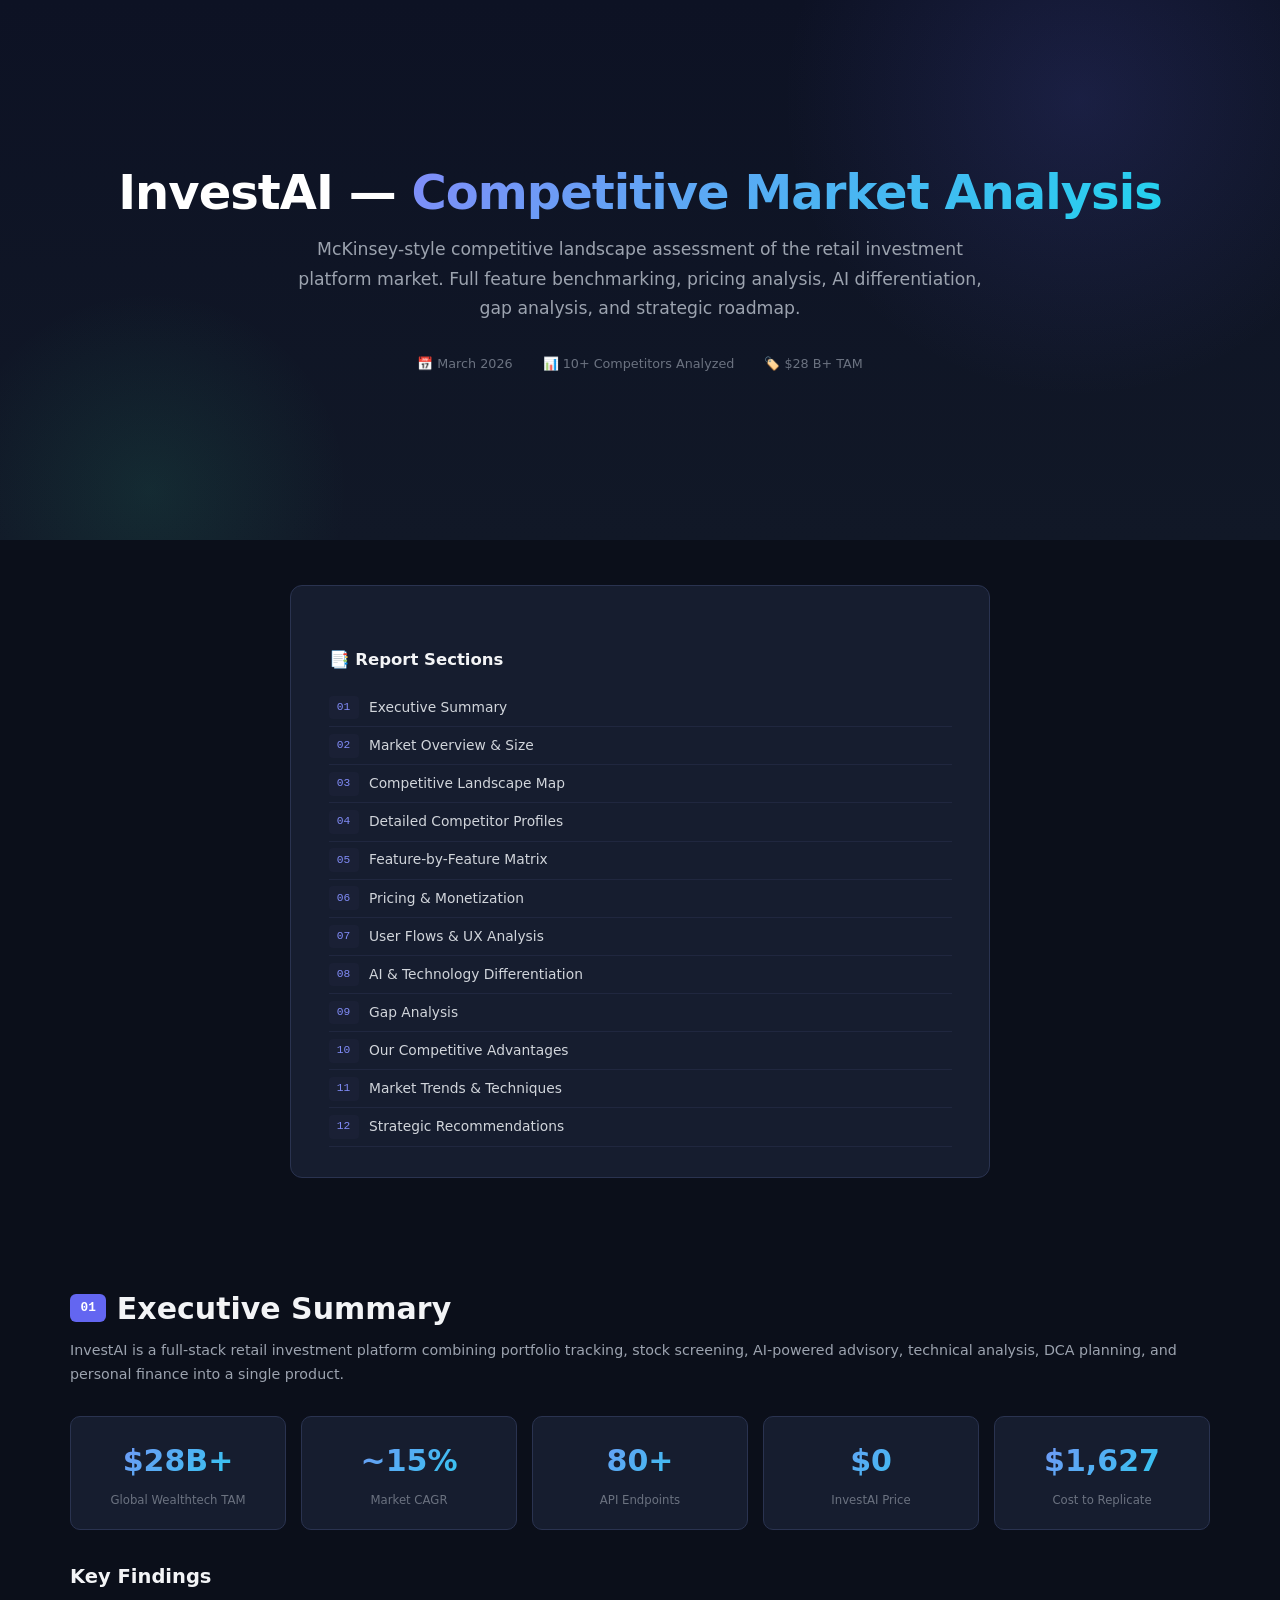
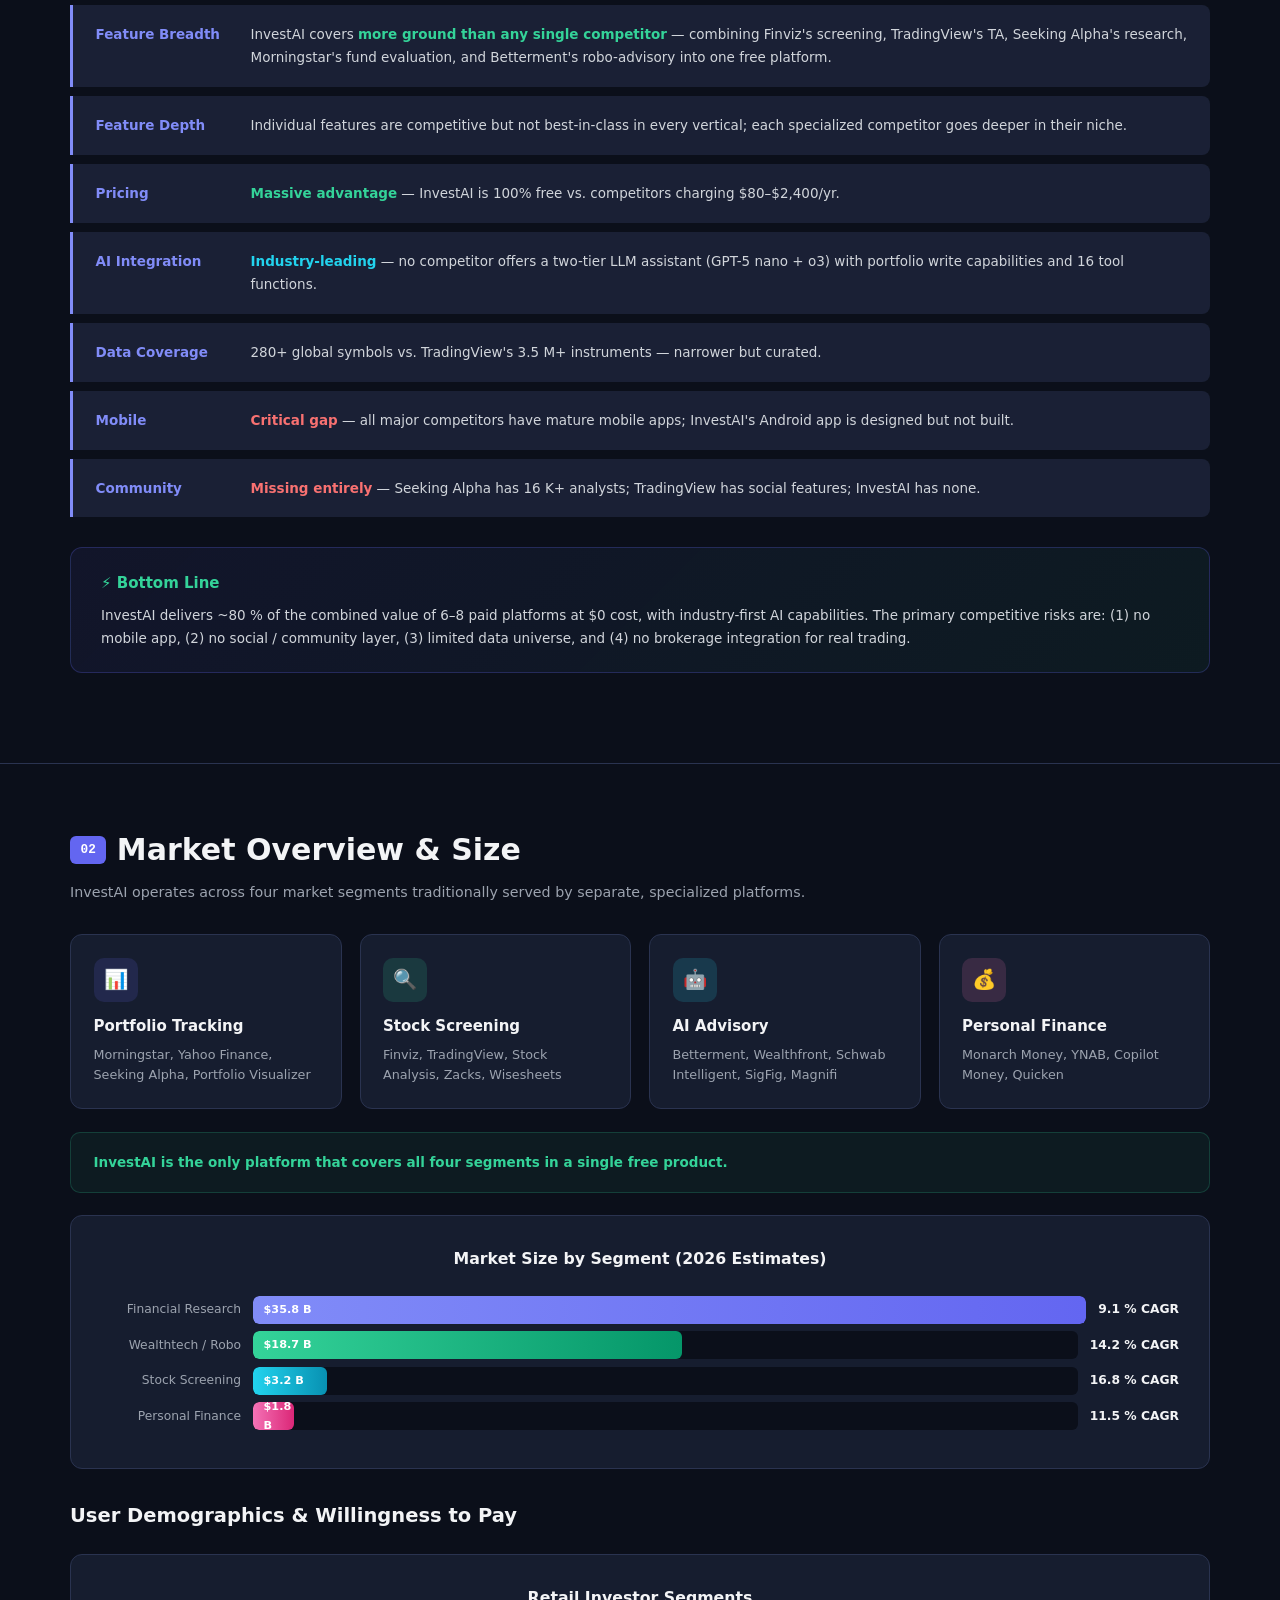
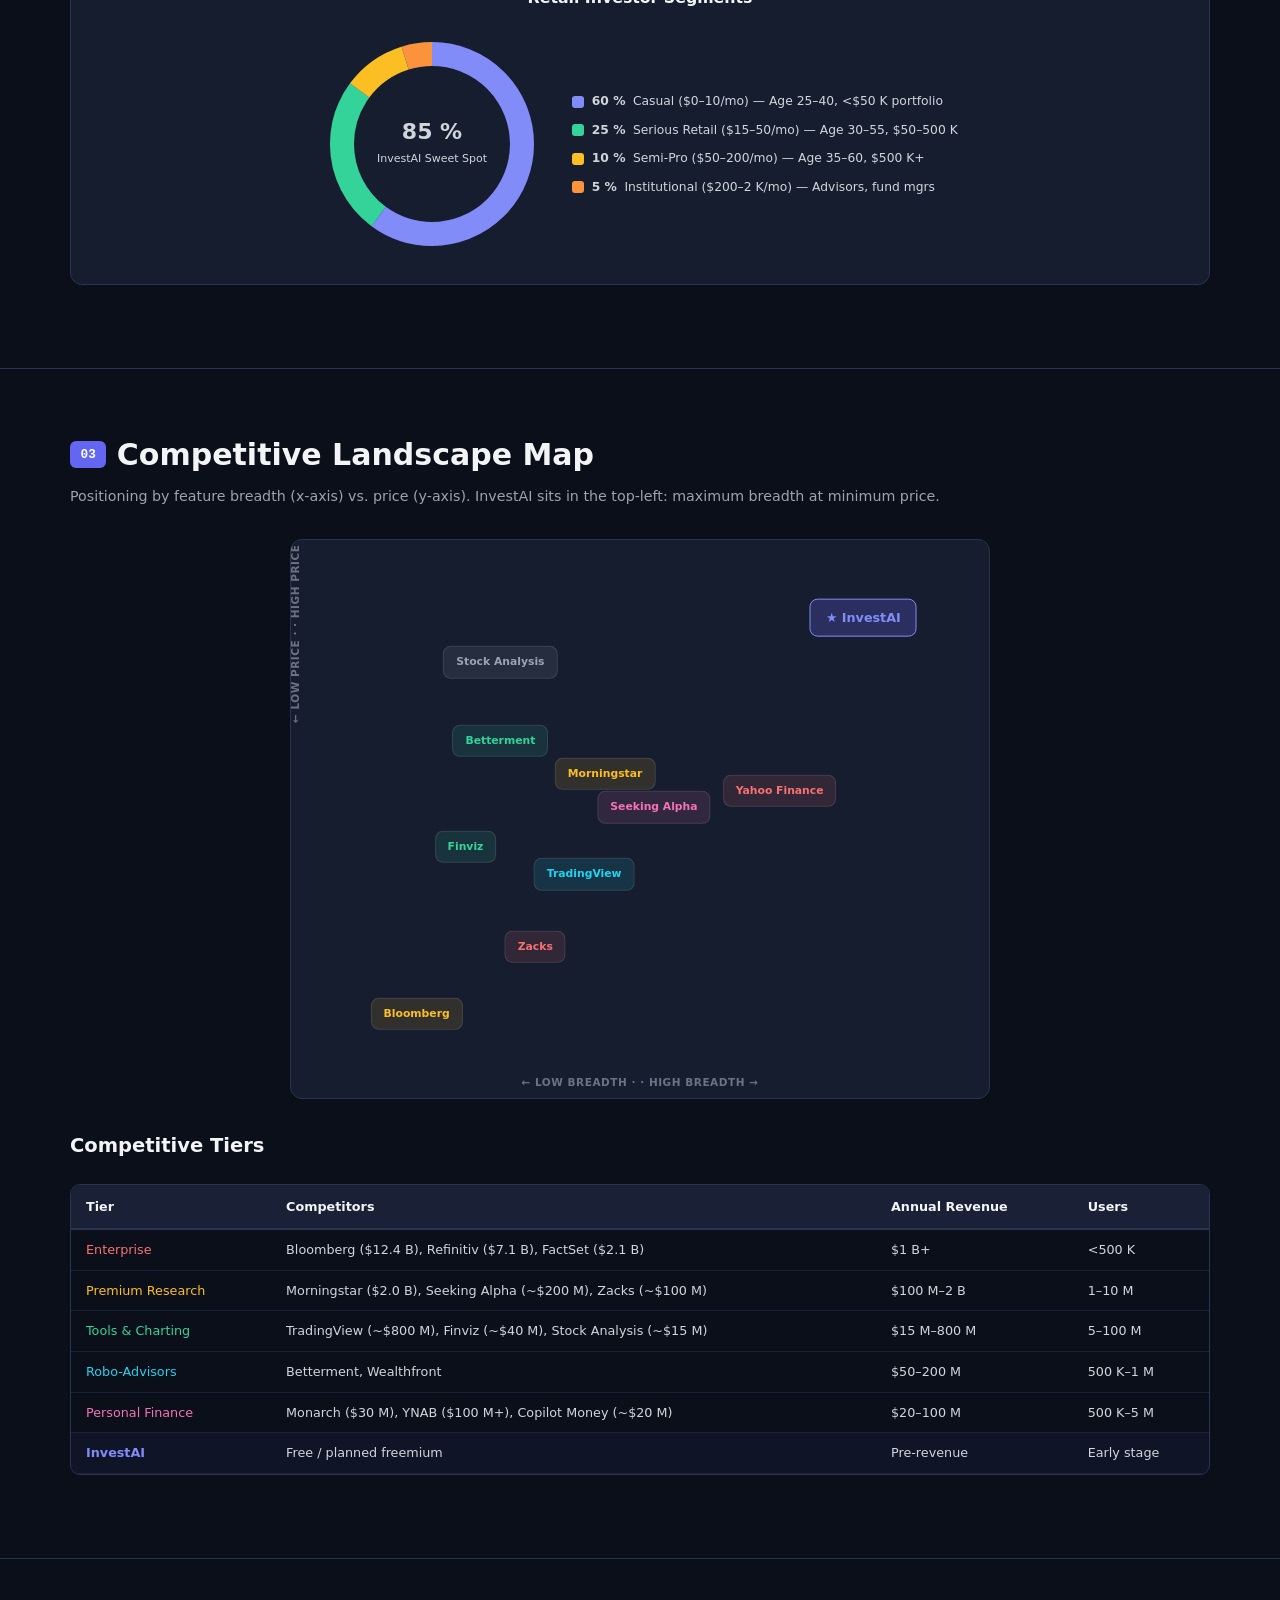
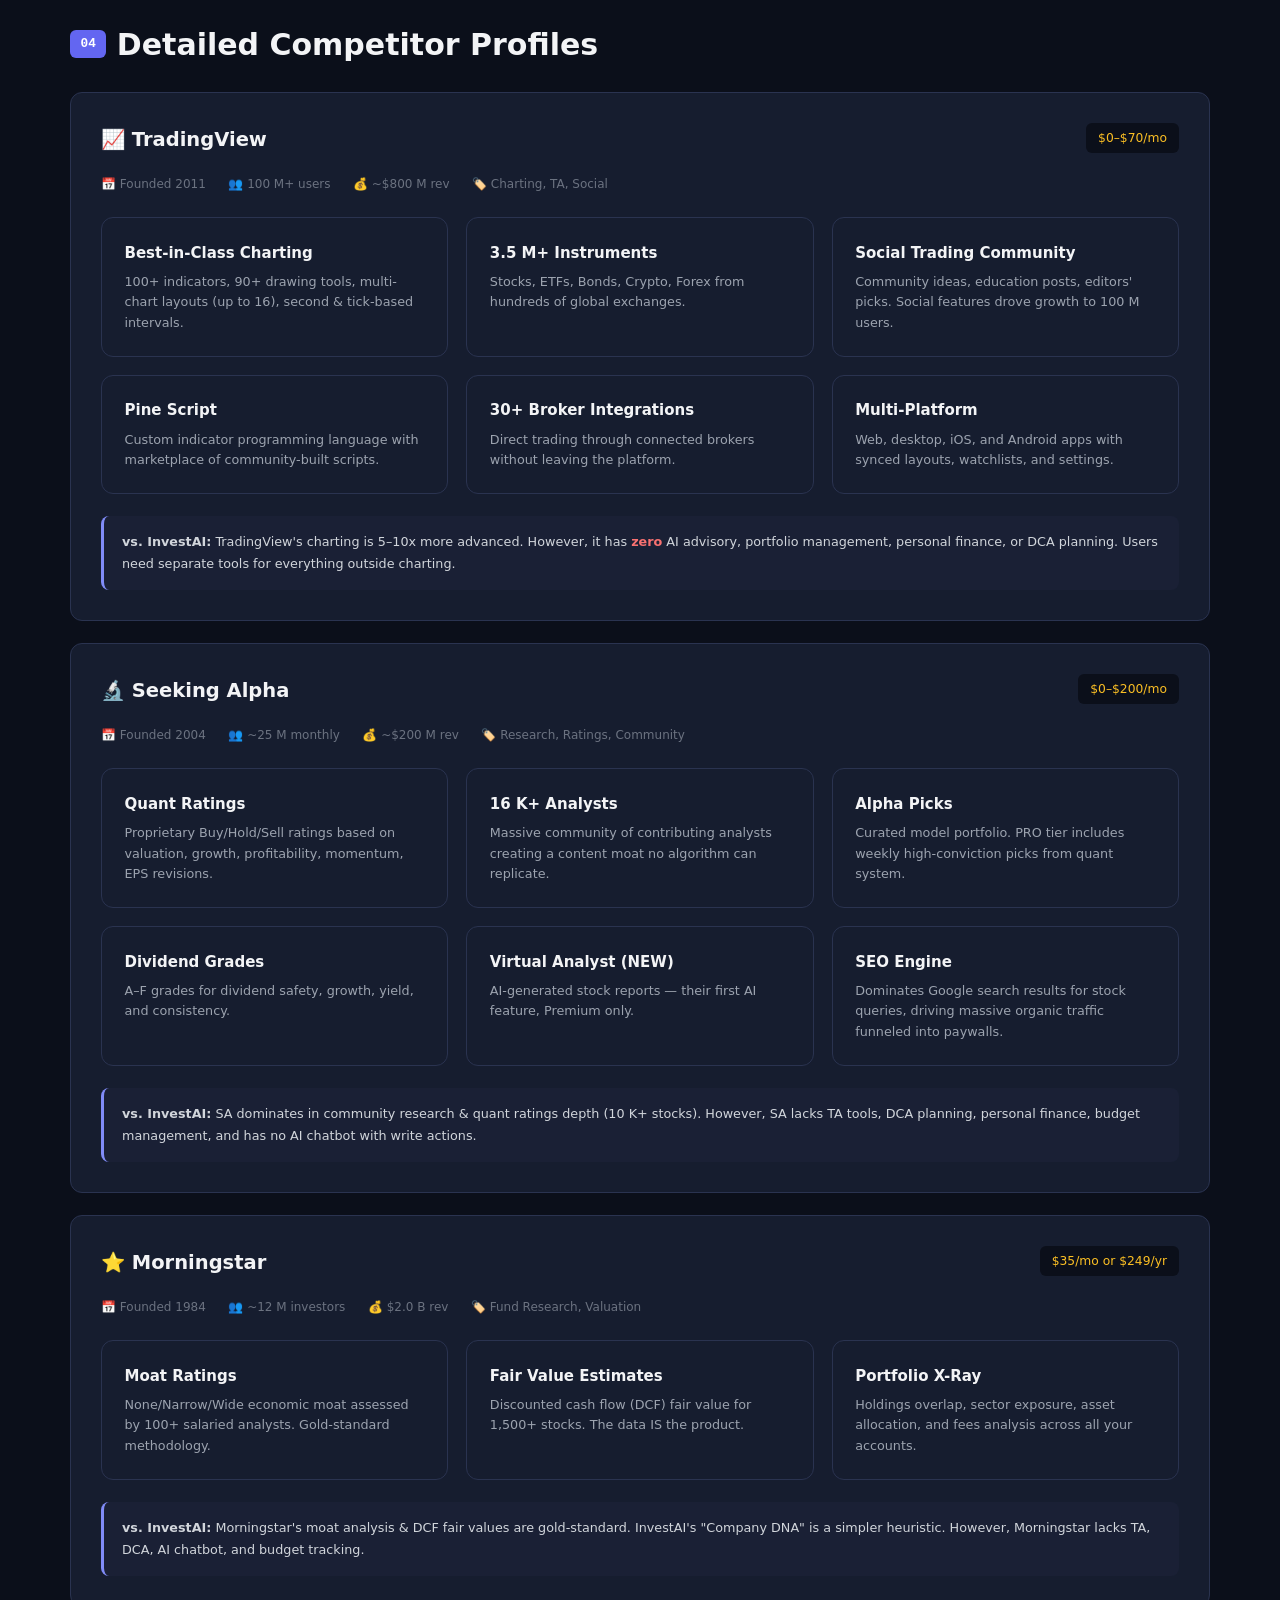
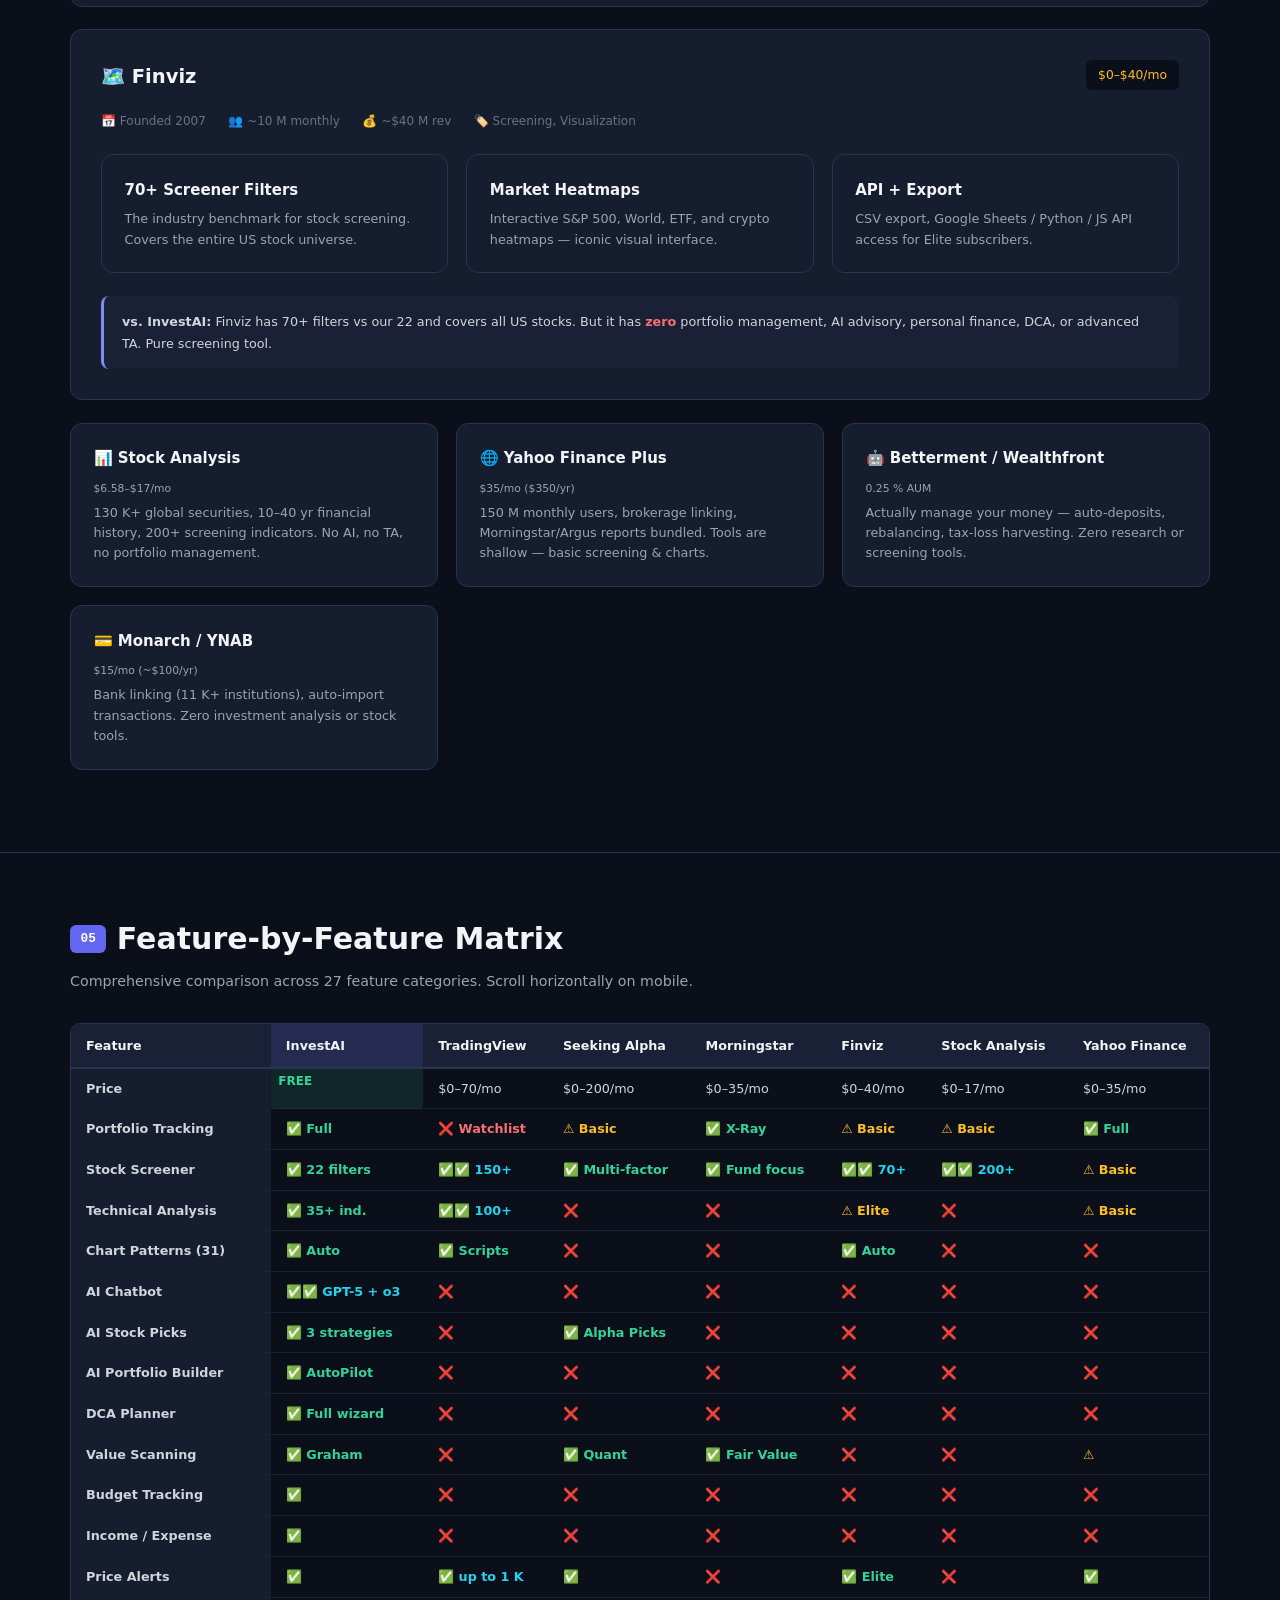
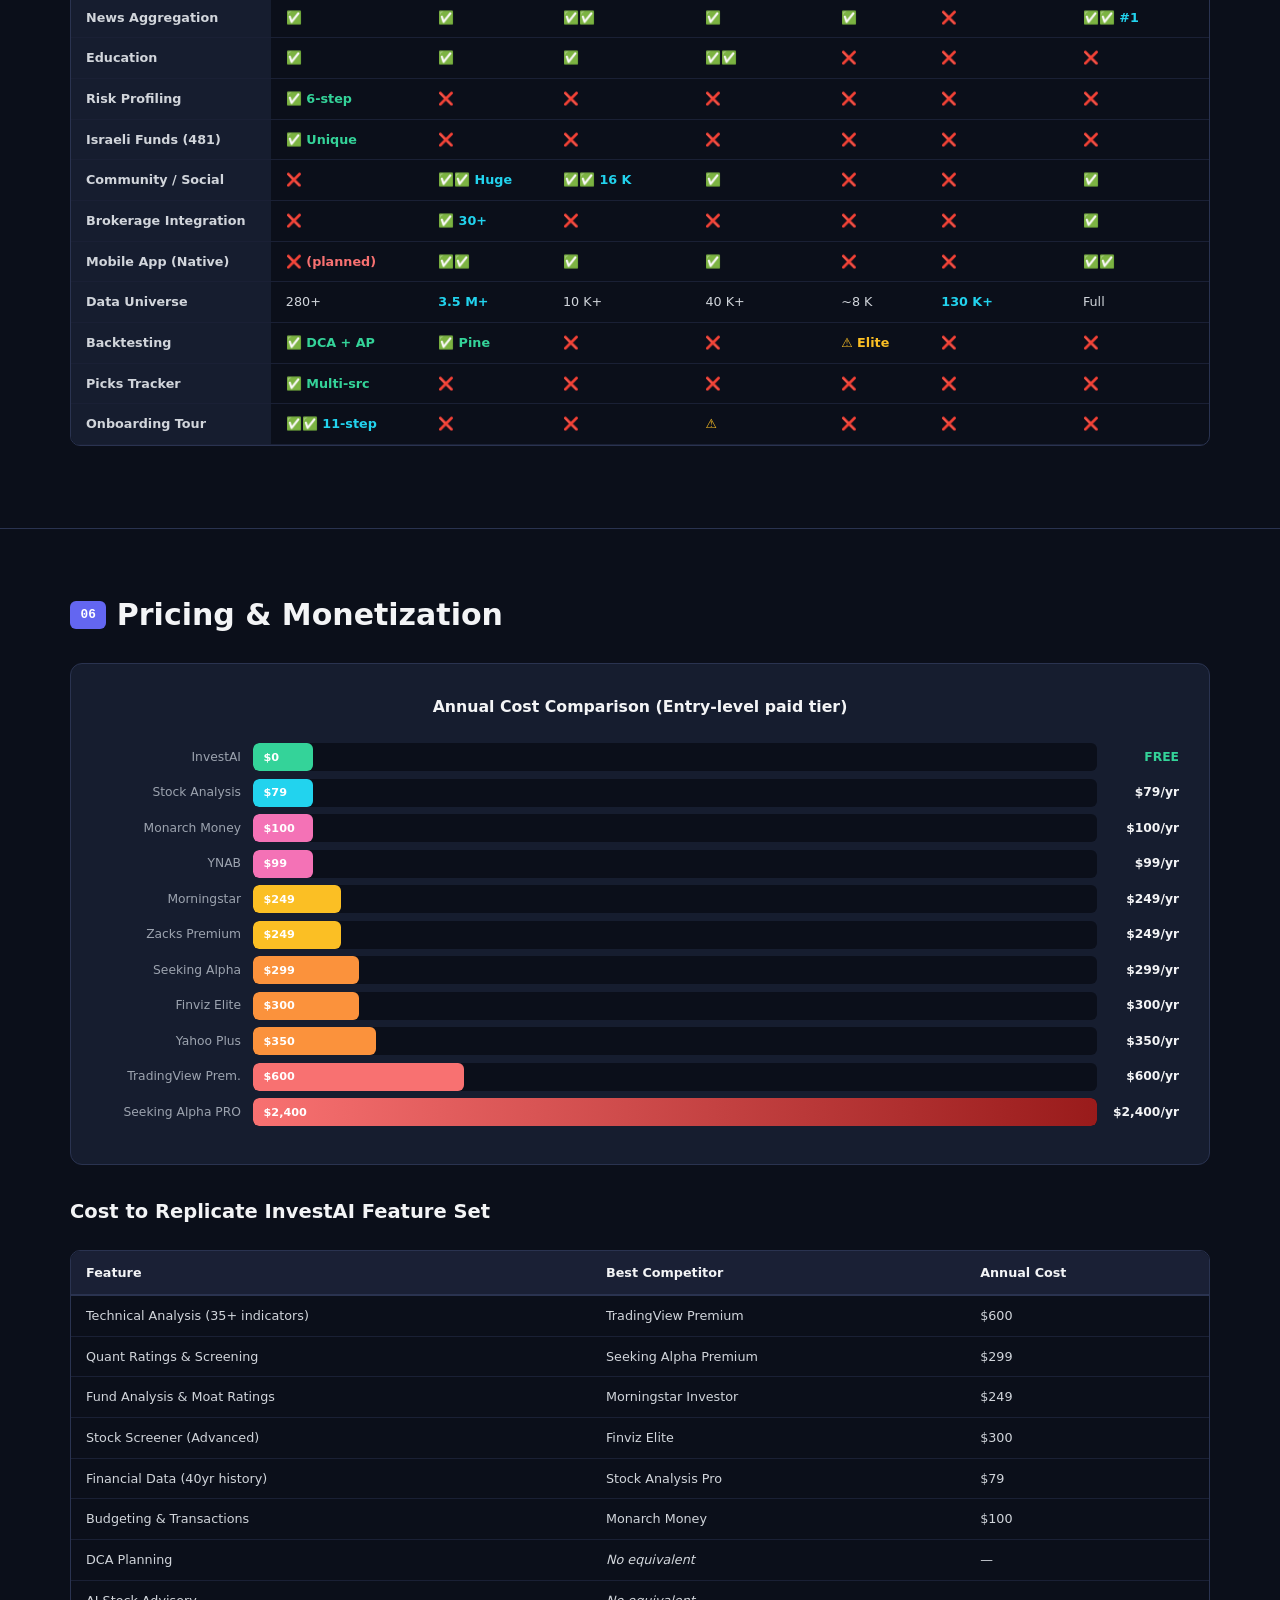
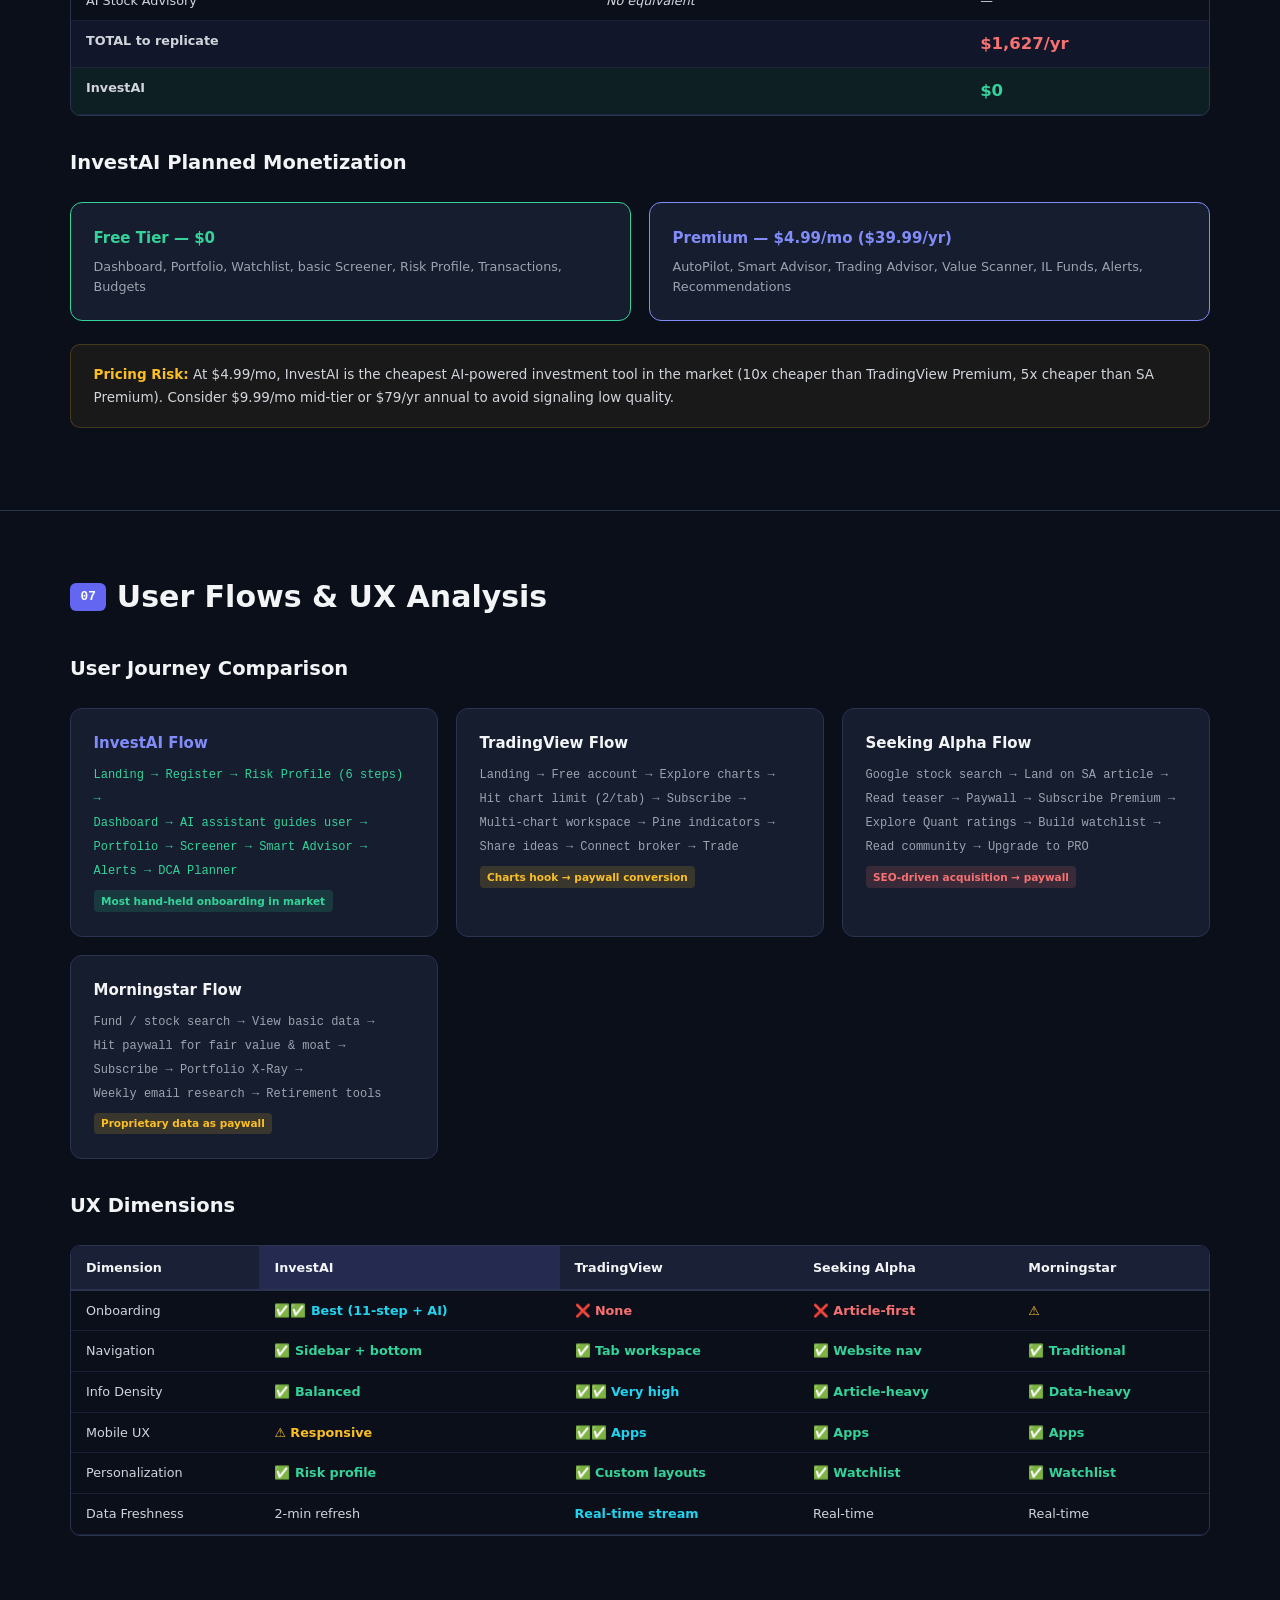
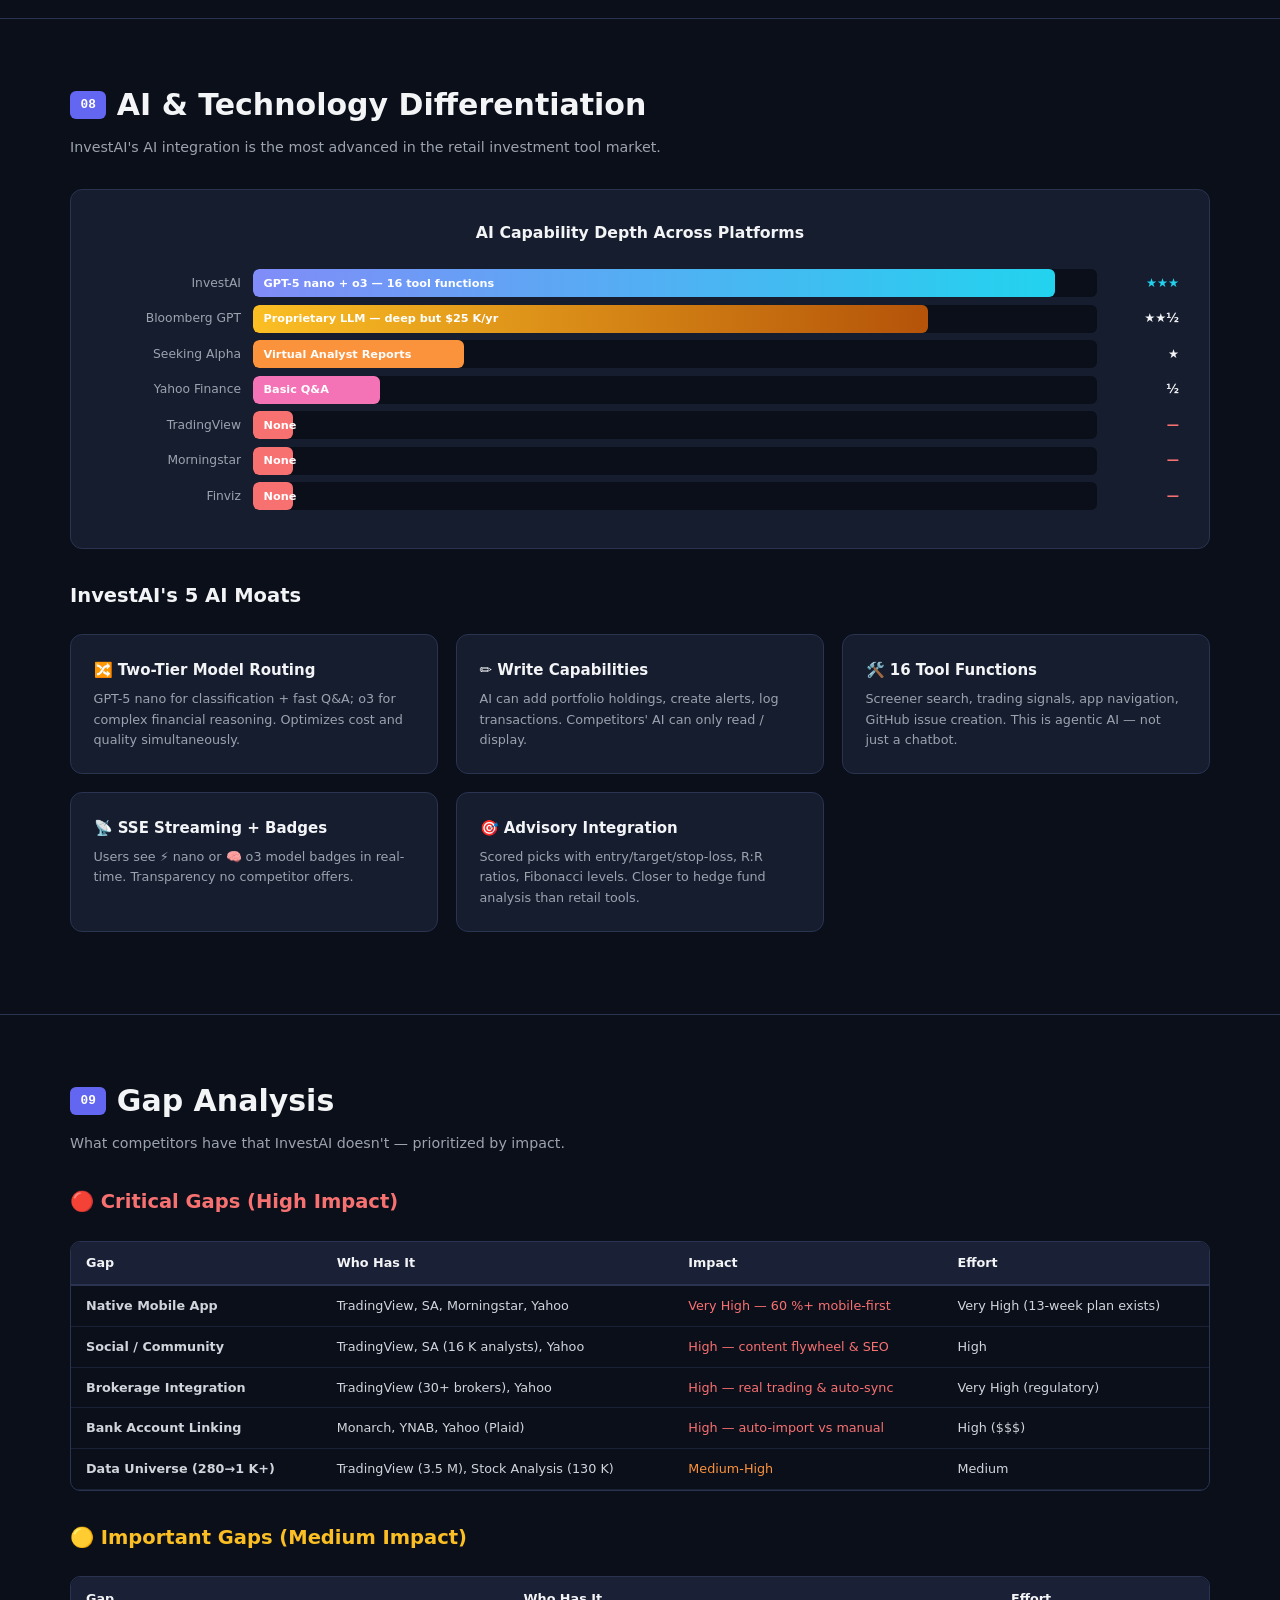
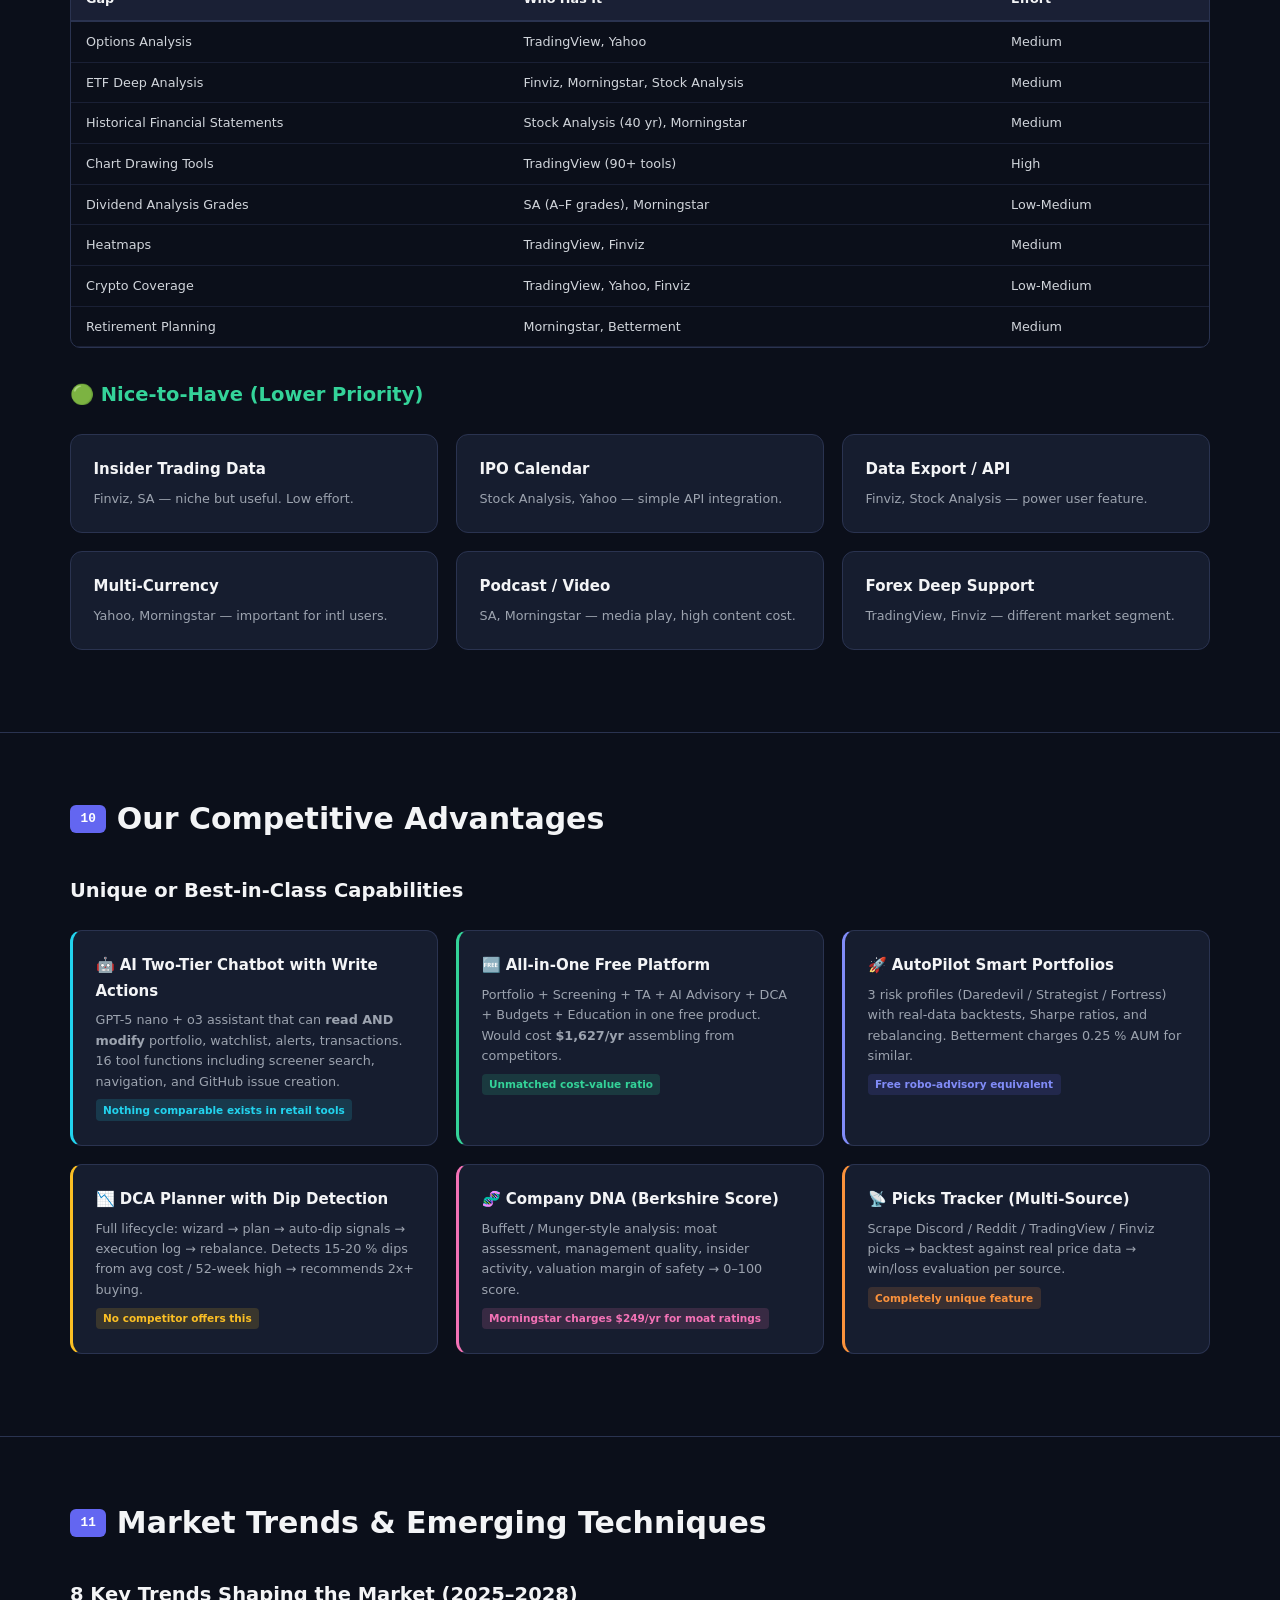
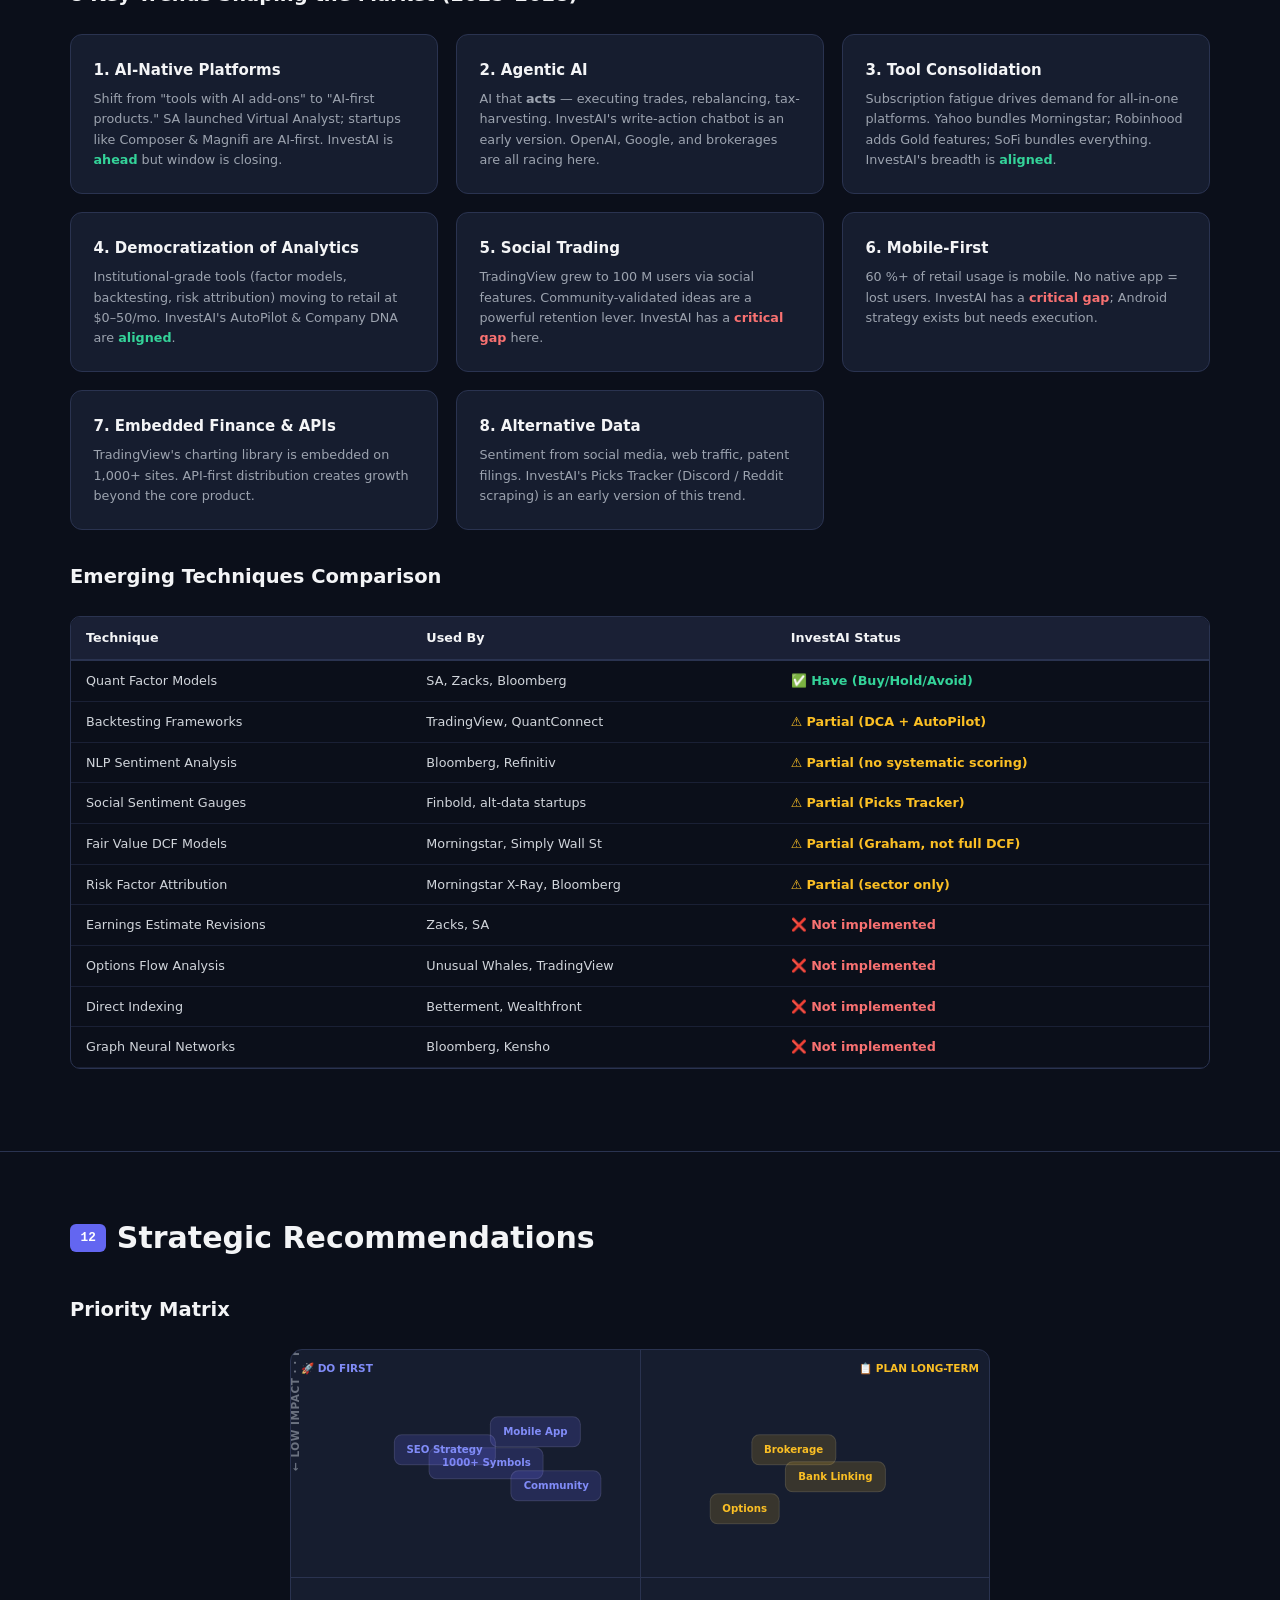
<file: MARKET_ANALYSIS.html>
<!DOCTYPE html>
<html lang="en">
<head>
<meta charset="UTF-8">
<meta name="viewport" content="width=device-width, initial-scale=1.0">
<title>InvestAI — Competitive Market Analysis Report</title>
<style>
  /* ── Reset & Base ── */
  *,*::before,*::after{box-sizing:border-box;margin:0;padding:0}
  :root{
    --bg:#0b0f1a;--bg2:#111827;--bg3:#1a2035;--card:#161d2f;
    --border:#2a3350;--text:#d1d5db;--heading:#f3f4f6;--accent:#818cf8;
    --accent2:#6366f1;--green:#34d399;--red:#f87171;--yellow:#fbbf24;
    --orange:#fb923c;--cyan:#22d3ee;--pink:#f472b6;
    --font:'Inter',system-ui,-apple-system,sans-serif;
    --mono:'JetBrains Mono','Fira Code',monospace;
  }
  html{scroll-behavior:smooth;font-size:15px}
  body{background:var(--bg);color:var(--text);font-family:var(--font);line-height:1.7;overflow-x:hidden}
  ::selection{background:var(--accent2);color:#fff}
  a{color:var(--accent);text-decoration:none;transition:.2s}
  a:hover{color:#a5b4fc;text-decoration:underline}

  /* ── Layout ── */
  .wrap{max-width:1200px;margin:0 auto;padding:0 2rem}
  section{padding:4rem 0;border-bottom:1px solid var(--border)}
  section:last-child{border-bottom:none}

  /* ── Hero ── */
  .hero{min-height:60vh;display:flex;flex-direction:column;justify-content:center;align-items:center;text-align:center;background:linear-gradient(180deg,#0d1224 0%,#111827 100%);position:relative;overflow:hidden;padding:6rem 2rem}
  .hero::before{content:'';position:absolute;width:600px;height:600px;border-radius:50%;background:radial-gradient(circle,rgba(99,102,241,.15),transparent 70%);top:-200px;right:-100px}
  .hero::after{content:'';position:absolute;width:400px;height:400px;border-radius:50%;background:radial-gradient(circle,rgba(52,211,153,.1),transparent 70%);bottom:-150px;left:-50px}
  .hero h1{font-size:3.2rem;font-weight:800;color:#fff;line-height:1.15;letter-spacing:-.02em;position:relative;z-index:1}
  .hero h1 span{background:linear-gradient(135deg,var(--accent),var(--cyan));-webkit-background-clip:text;-webkit-text-fill-color:transparent}
  .hero .subtitle{font-size:1.15rem;color:#9ca3af;margin-top:1rem;max-width:700px;position:relative;z-index:1}
  .hero .meta{display:flex;gap:2rem;margin-top:2rem;font-size:.85rem;color:#6b7280;position:relative;z-index:1}
  .hero .meta span{display:flex;align-items:center;gap:.4rem}

  /* ── TOC ── */
  .toc{background:var(--card);border:1px solid var(--border);border-radius:12px;padding:2rem 2.5rem;margin:3rem auto;max-width:700px}
  .toc h3{color:var(--heading);margin-bottom:1rem;font-size:1.1rem;display:flex;align-items:center;gap:.5rem}
  .toc ol{list-style:none;counter-reset:toc}
  .toc ol li{counter-increment:toc}
  .toc ol li a{display:flex;align-items:center;gap:.7rem;padding:.45rem 0;border-bottom:1px solid rgba(42,51,80,.5);font-size:.92rem;color:var(--text);transition:.2s}
  .toc ol li a:hover{color:var(--accent);text-decoration:none;padding-left:.3rem}
  .toc ol li a::before{content:counter(toc,decimal-leading-zero);font-family:var(--mono);font-size:.75rem;background:var(--bg3);padding:.15rem .5rem;border-radius:4px;color:var(--accent);min-width:2rem;text-align:center}

  /* ── Headings ── */
  h2{font-size:2rem;font-weight:700;color:var(--heading);margin-bottom:.3rem;display:flex;align-items:center;gap:.7rem}
  h2 .num{font-family:var(--mono);font-size:.85rem;background:var(--accent2);color:#fff;padding:.2rem .7rem;border-radius:6px}
  h3{font-size:1.3rem;font-weight:600;color:var(--heading);margin:2rem 0 .8rem}
  h4{font-size:1.05rem;font-weight:600;color:var(--accent);margin:1.5rem 0 .5rem}
  .section-desc{color:#9ca3af;margin-bottom:2rem;font-size:.95rem}

  /* ── Cards ── */
  .cards{display:grid;gap:1.2rem;margin:1.5rem 0}
  .cards.c2{grid-template-columns:repeat(auto-fit,minmax(340px,1fr))}
  .cards.c3{grid-template-columns:repeat(auto-fit,minmax(280px,1fr))}
  .cards.c4{grid-template-columns:repeat(auto-fit,minmax(220px,1fr))}
  .card{background:var(--card);border:1px solid var(--border);border-radius:12px;padding:1.5rem;transition:.25s}
  .card:hover{border-color:var(--accent);transform:translateY(-2px);box-shadow:0 8px 30px rgba(99,102,241,.08)}
  .card .icon{width:44px;height:44px;border-radius:10px;display:flex;align-items:center;justify-content:center;font-size:1.3rem;margin-bottom:.8rem}
  .card h4{margin:0 0 .4rem;color:var(--heading);font-size:1rem}
  .card p{font-size:.85rem;color:#9ca3af;line-height:1.6}
  .card .tag{display:inline-block;font-size:.7rem;padding:.15rem .5rem;border-radius:4px;font-weight:600;margin-top:.5rem}

  /* ── Key Findings Boxes ── */
  .finding{display:flex;gap:1rem;padding:1.2rem 1.5rem;background:var(--bg3);border-left:3px solid var(--accent);border-radius:0 8px 8px 0;margin:.6rem 0}
  .finding .label{min-width:140px;font-weight:600;color:var(--accent);font-size:.9rem}
  .finding .val{font-size:.9rem}

  /* ── Bottom Line Box ── */
  .bottomline{background:linear-gradient(135deg,rgba(99,102,241,.08),rgba(52,211,153,.06));border:1px solid rgba(99,102,241,.25);border-radius:12px;padding:1.5rem 2rem;margin:2rem 0}
  .bottomline h4{color:var(--green);margin:0 0 .5rem;font-size:1rem}
  .bottomline p{font-size:.9rem;line-height:1.7}

  /* ── Tables ── */
  .table-wrap{overflow-x:auto;margin:1.5rem 0;border-radius:10px;border:1px solid var(--border)}
  table{width:100%;border-collapse:collapse;font-size:.85rem}
  thead{background:var(--bg3)}
  th{padding:.7rem 1rem;text-align:left;font-weight:600;color:var(--heading);white-space:nowrap;border-bottom:2px solid var(--border)}
  td{padding:.6rem 1rem;border-bottom:1px solid rgba(42,51,80,.5);vertical-align:top}
  tr:hover td{background:rgba(99,102,241,.03)}
  .yes{color:var(--green);font-weight:700}
  .no{color:var(--red);font-weight:700}
  .partial{color:var(--yellow);font-weight:700}
  .best{color:var(--cyan);font-weight:700}
  .price-free{background:rgba(52,211,153,.12);color:var(--green);font-weight:700;padding:.15rem .5rem;border-radius:4px;font-size:.8rem}

  /* ── SVG Charts ── */
  .chart-container{background:var(--card);border:1px solid var(--border);border-radius:12px;padding:2rem;margin:1.5rem 0}
  .chart-container h4{color:var(--heading);margin:0 0 1.5rem;text-align:center}
  svg text{font-family:var(--font);fill:var(--text)}

  /* ── Bar chart ── */
  .bar-row{display:flex;align-items:center;gap:.8rem;margin:.5rem 0}
  .bar-label{min-width:140px;font-size:.82rem;color:#9ca3af;text-align:right}
  .bar-track{flex:1;height:28px;background:var(--bg);border-radius:6px;overflow:hidden;position:relative}
  .bar-fill{height:100%;border-radius:6px;display:flex;align-items:center;padding-left:.7rem;font-size:.75rem;font-weight:600;color:#fff;transition:width .8s ease}
  .bar-val{font-size:.82rem;color:var(--heading);min-width:70px;text-align:right;font-weight:600}

  /* ── Stat blocks ── */
  .stats{display:grid;grid-template-columns:repeat(auto-fit,minmax(180px,1fr));gap:1rem;margin:1.5rem 0}
  .stat{background:var(--card);border:1px solid var(--border);border-radius:10px;padding:1.2rem;text-align:center}
  .stat .num{font-size:2rem;font-weight:800;background:linear-gradient(135deg,var(--accent),var(--cyan));-webkit-background-clip:text;-webkit-text-fill-color:transparent}
  .stat .desc{font-size:.78rem;color:#6b7280;margin-top:.3rem}

  /* ── Positioning scatter ── */
  .scatter-grid{position:relative;width:100%;max-width:700px;aspect-ratio:1/0.8;margin:1.5rem auto;background:var(--card);border:1px solid var(--border);border-radius:12px;overflow:hidden}
  .scatter-grid .axis-label{position:absolute;font-size:.7rem;color:#6b7280;font-weight:600;text-transform:uppercase;letter-spacing:.05em}
  .scatter-dot{position:absolute;padding:.4rem .8rem;border-radius:8px;font-size:.72rem;font-weight:600;white-space:nowrap;transform:translate(-50%,-50%);cursor:default;transition:.2s;border:1px solid rgba(255,255,255,.1)}
  .scatter-dot:hover{transform:translate(-50%,-50%) scale(1.1);z-index:10}

  /* ── Pie / Donut via SVG ── */
  .donut-wrap{display:flex;flex-wrap:wrap;gap:2rem;align-items:center;justify-content:center;padding:1rem}
  .donut-legend{display:flex;flex-direction:column;gap:.5rem}
  .donut-legend .item{display:flex;align-items:center;gap:.5rem;font-size:.82rem}
  .donut-legend .swatch{width:12px;height:12px;border-radius:3px;flex-shrink:0}

  /* ── Callout ── */
  .callout{background:rgba(251,191,36,.06);border:1px solid rgba(251,191,36,.2);border-radius:10px;padding:1.2rem 1.5rem;margin:1.5rem 0;font-size:.9rem}
  .callout strong{color:var(--yellow)}
  .callout.green{background:rgba(52,211,153,.06);border-color:rgba(52,211,153,.2)}
  .callout.green strong{color:var(--green)}
  .callout.red{background:rgba(248,113,113,.06);border-color:rgba(248,113,113,.2)}
  .callout.red strong{color:var(--red)}

  /* ── Competitor profile ── */
  .comp-profile{background:var(--card);border:1px solid var(--border);border-radius:12px;padding:2rem;margin:1.5rem 0}
  .comp-header{display:flex;justify-content:space-between;align-items:flex-start;flex-wrap:wrap;gap:1rem;margin-bottom:1.2rem}
  .comp-header h3{margin:0;display:flex;align-items:center;gap:.6rem}
  .comp-header .pricing{font-size:.82rem;background:var(--bg);padding:.3rem .8rem;border-radius:6px;color:var(--yellow)}
  .comp-meta{display:flex;gap:1.5rem;font-size:.8rem;color:#6b7280;margin-bottom:1rem;flex-wrap:wrap}
  .comp-meta span{display:flex;align-items:center;gap:.3rem}
  .comp-vs{background:var(--bg3);border-radius:8px;padding:1rem 1.2rem;margin-top:1rem;font-size:.85rem;border-left:3px solid var(--accent)}

  /* ── Roadmap timeline ── */
  .timeline{position:relative;padding-left:2.5rem;margin:1.5rem 0}
  .timeline::before{content:'';position:absolute;left:12px;top:0;bottom:0;width:2px;background:linear-gradient(180deg,var(--accent),var(--green),var(--yellow),var(--orange))}
  .tl-item{position:relative;margin-bottom:2rem}
  .tl-item::before{content:'';position:absolute;left:-2.5rem;top:.4rem;width:12px;height:12px;border-radius:50%;border:2px solid var(--accent);background:var(--bg)}
  .tl-item.p1::before{border-color:var(--accent)}
  .tl-item.p2::before{border-color:var(--green)}
  .tl-item.p3::before{border-color:var(--yellow)}
  .tl-item.p4::before{border-color:var(--orange)}
  .tl-item h4{margin:0 0 .3rem}
  .tl-item .tl-tag{font-size:.72rem;font-weight:600;padding:.15rem .5rem;border-radius:4px;margin-left:.4rem}

  /* ── Back to top ── */
  .totop{position:fixed;bottom:2rem;right:2rem;width:44px;height:44px;border-radius:50%;background:var(--accent2);color:#fff;display:flex;align-items:center;justify-content:center;font-size:1.2rem;box-shadow:0 4px 20px rgba(99,102,241,.3);cursor:pointer;opacity:0;transition:.3s;z-index:100;border:none}
  .totop.show{opacity:1}

  /* ── Feature matrix header fix ── */
  .feature-matrix th:first-child{position:sticky;left:0;background:var(--bg3);z-index:2}
  .feature-matrix td:first-child{position:sticky;left:0;background:var(--card);z-index:1;font-weight:600}

  /* ── Print ── */
  @media print{body{background:#fff;color:#222}h2,h3,h4,.card h4{color:#111}section{break-inside:avoid}.hero{min-height:auto;background:#fff}}
  @media(max-width:640px){.hero h1{font-size:2rem}.wrap{padding:0 1rem}h2{font-size:1.4rem}.cards.c2,.cards.c3,.cards.c4{grid-template-columns:1fr}.bar-label{min-width:90px;font-size:.72rem}.comp-header{flex-direction:column}}
</style>
</head>
<body>

<!-- ═══════ HERO ═══════ -->
<header class="hero">
  <h1>InvestAI — <span>Competitive Market Analysis</span></h1>
  <p class="subtitle">McKinsey-style competitive landscape assessment of the retail investment platform market. Full feature benchmarking, pricing analysis, AI differentiation, gap analysis, and strategic roadmap.</p>
  <div class="meta">
    <span>📅 March 2026</span>
    <span>📊 10+ Competitors Analyzed</span>
    <span>🏷️ $28 B+ TAM</span>
  </div>
</header>

<!-- ═══════ TOC ═══════ -->
<div class="wrap">
  <nav class="toc">
    <h3>📑 Report Sections</h3>
    <ol>
      <li><a href="#exec">Executive Summary</a></li>
      <li><a href="#market">Market Overview &amp; Size</a></li>
      <li><a href="#landscape">Competitive Landscape Map</a></li>
      <li><a href="#competitors">Detailed Competitor Profiles</a></li>
      <li><a href="#matrix">Feature-by-Feature Matrix</a></li>
      <li><a href="#pricing">Pricing &amp; Monetization</a></li>
      <li><a href="#ux">User Flows &amp; UX Analysis</a></li>
      <li><a href="#ai">AI &amp; Technology Differentiation</a></li>
      <li><a href="#gaps">Gap Analysis</a></li>
      <li><a href="#advantages">Our Competitive Advantages</a></li>
      <li><a href="#trends">Market Trends &amp; Techniques</a></li>
      <li><a href="#strategy">Strategic Recommendations</a></li>
    </ol>
  </nav>
</div>

<!-- ═══════ 1. EXECUTIVE SUMMARY ═══════ -->
<section id="exec">
<div class="wrap">
  <h2><span class="num">01</span> Executive Summary</h2>
  <p class="section-desc">InvestAI is a full-stack retail investment platform combining portfolio tracking, stock screening, AI-powered advisory, technical analysis, DCA planning, and personal finance into a single product.</p>

  <div class="stats">
    <div class="stat"><div class="num">$28B+</div><div class="desc">Global Wealthtech TAM</div></div>
    <div class="stat"><div class="num">~15%</div><div class="desc">Market CAGR</div></div>
    <div class="stat"><div class="num">80+</div><div class="desc">API Endpoints</div></div>
    <div class="stat"><div class="num">$0</div><div class="desc">InvestAI Price</div></div>
    <div class="stat"><div class="num">$1,627</div><div class="desc">Cost to Replicate</div></div>
  </div>

  <h3>Key Findings</h3>
  <div class="finding"><div class="label">Feature Breadth</div><div class="val">InvestAI covers <strong style="color:var(--green)">more ground than any single competitor</strong> — combining Finviz's screening, TradingView's TA, Seeking Alpha's research, Morningstar's fund evaluation, and Betterment's robo-advisory into one free platform.</div></div>
  <div class="finding"><div class="label">Feature Depth</div><div class="val">Individual features are competitive but not best-in-class in every vertical; each specialized competitor goes deeper in their niche.</div></div>
  <div class="finding"><div class="label">Pricing</div><div class="val"><strong style="color:var(--green)">Massive advantage</strong> — InvestAI is 100% free vs. competitors charging $80–$2,400/yr.</div></div>
  <div class="finding"><div class="label">AI Integration</div><div class="val"><strong style="color:var(--cyan)">Industry-leading</strong> — no competitor offers a two-tier LLM assistant (GPT-5 nano + o3) with portfolio write capabilities and 16 tool functions.</div></div>
  <div class="finding"><div class="label">Data Coverage</div><div class="val">280+ global symbols vs. TradingView's 3.5 M+ instruments — narrower but curated.</div></div>
  <div class="finding"><div class="label">Mobile</div><div class="val"><strong style="color:var(--red)">Critical gap</strong> — all major competitors have mature mobile apps; InvestAI's Android app is designed but not built.</div></div>
  <div class="finding"><div class="label">Community</div><div class="val"><strong style="color:var(--red)">Missing entirely</strong> — Seeking Alpha has 16 K+ analysts; TradingView has social features; InvestAI has none.</div></div>

  <div class="bottomline">
    <h4>⚡ Bottom Line</h4>
    <p>InvestAI delivers ~80 % of the combined value of 6–8 paid platforms at $0 cost, with industry-first AI capabilities. The primary competitive risks are: (1) no mobile app, (2) no social / community layer, (3) limited data universe, and (4) no brokerage integration for real trading.</p>
  </div>
</div>
</section>

<!-- ═══════ 2. MARKET OVERVIEW ═══════ -->
<section id="market">
<div class="wrap">
  <h2><span class="num">02</span> Market Overview &amp; Size</h2>
  <p class="section-desc">InvestAI operates across four market segments traditionally served by separate, specialized platforms.</p>

  <div class="cards c4">
    <div class="card"><div class="icon" style="background:rgba(99,102,241,.15);color:var(--accent)">📊</div><h4>Portfolio Tracking</h4><p>Morningstar, Yahoo Finance, Seeking Alpha, Portfolio Visualizer</p></div>
    <div class="card"><div class="icon" style="background:rgba(52,211,153,.15);color:var(--green)">🔍</div><h4>Stock Screening</h4><p>Finviz, TradingView, Stock Analysis, Zacks, Wisesheets</p></div>
    <div class="card"><div class="icon" style="background:rgba(34,211,238,.15);color:var(--cyan)">🤖</div><h4>AI Advisory</h4><p>Betterment, Wealthfront, Schwab Intelligent, SigFig, Magnifi</p></div>
    <div class="card"><div class="icon" style="background:rgba(244,114,182,.15);color:var(--pink)">💰</div><h4>Personal Finance</h4><p>Monarch Money, YNAB, Copilot Money, Quicken</p></div>
  </div>

  <div class="callout green"><strong>InvestAI is the only platform that covers all four segments in a single free product.</strong></div>

  <!-- Market size bar chart -->
  <div class="chart-container">
    <h4>Market Size by Segment (2026 Estimates)</h4>
    <div class="bar-row"><div class="bar-label">Financial Research</div><div class="bar-track"><div class="bar-fill" style="width:100%;background:linear-gradient(90deg,var(--accent),var(--accent2))">$35.8 B</div></div><div class="bar-val">9.1 % CAGR</div></div>
    <div class="bar-row"><div class="bar-label">Wealthtech / Robo</div><div class="bar-track"><div class="bar-fill" style="width:52%;background:linear-gradient(90deg,var(--green),#059669)">$18.7 B</div></div><div class="bar-val">14.2 % CAGR</div></div>
    <div class="bar-row"><div class="bar-label">Stock Screening</div><div class="bar-track"><div class="bar-fill" style="width:9%;background:linear-gradient(90deg,var(--cyan),#0891b2)">$3.2 B</div></div><div class="bar-val">16.8 % CAGR</div></div>
    <div class="bar-row"><div class="bar-label">Personal Finance</div><div class="bar-track"><div class="bar-fill" style="width:5%;background:linear-gradient(90deg,var(--pink),#db2777)">$1.8 B</div></div><div class="bar-val">11.5 % CAGR</div></div>
  </div>

  <h3>User Demographics &amp; Willingness to Pay</h3>
  <div class="chart-container">
    <h4>Retail Investor Segments</h4>
    <div style="display:flex;flex-wrap:wrap;gap:2rem;align-items:center;justify-content:center">
      <!-- SVG Donut -->
      <svg width="220" height="220" viewBox="0 0 220 220">
        <circle cx="110" cy="110" r="90" fill="none" stroke="var(--border)" stroke-width="24"/>
        <circle cx="110" cy="110" r="90" fill="none" stroke="var(--accent)" stroke-width="24" stroke-dasharray="339.3 226.2" stroke-dashoffset="0" transform="rotate(-90 110 110)"/>
        <circle cx="110" cy="110" r="90" fill="none" stroke="var(--green)" stroke-width="24" stroke-dasharray="141.4 424.1" stroke-dashoffset="-339.3" transform="rotate(-90 110 110)"/>
        <circle cx="110" cy="110" r="90" fill="none" stroke="var(--yellow)" stroke-width="24" stroke-dasharray="56.5 509" stroke-dashoffset="-480.7" transform="rotate(-90 110 110)"/>
        <circle cx="110" cy="110" r="90" fill="none" stroke="var(--orange)" stroke-width="24" stroke-dasharray="28.3 537.2" stroke-dashoffset="-537.2" transform="rotate(-90 110 110)"/>
        <text x="110" y="105" text-anchor="middle" fill="var(--heading)" font-weight="700" font-size="22">85 %</text>
        <text x="110" y="128" text-anchor="middle" fill="#6b7280" font-size="11">InvestAI Sweet Spot</text>
      </svg>
      <div class="donut-legend">
        <div class="item"><div class="swatch" style="background:var(--accent)"></div><strong>60 %</strong> Casual ($0–10/mo) — Age 25–40, &lt;$50 K portfolio</div>
        <div class="item"><div class="swatch" style="background:var(--green)"></div><strong>25 %</strong> Serious Retail ($15–50/mo) — Age 30–55, $50–500 K</div>
        <div class="item"><div class="swatch" style="background:var(--yellow)"></div><strong>10 %</strong> Semi-Pro ($50–200/mo) — Age 35–60, $500 K+</div>
        <div class="item"><div class="swatch" style="background:var(--orange)"></div><strong>5 %</strong> Institutional ($200–2 K/mo) — Advisors, fund mgrs</div>
      </div>
    </div>
  </div>
</div>
</section>

<!-- ═══════ 3. LANDSCAPE MAP ═══════ -->
<section id="landscape">
<div class="wrap">
  <h2><span class="num">03</span> Competitive Landscape Map</h2>
  <p class="section-desc">Positioning by feature breadth (x-axis) vs. price (y-axis). InvestAI sits in the top-left: maximum breadth at minimum price.</p>

  <div class="scatter-grid">
    <!-- Axis labels -->
    <div class="axis-label" style="top:50%;left:-4px;transform:rotate(-90deg) translateX(50%);transform-origin:top left">← Low Price · · High Price →</div>
    <div class="axis-label" style="bottom:6px;left:50%;transform:translateX(-50%)">← Low Breadth · · High Breadth →</div>
    <!-- Dots -->
    <div class="scatter-dot" style="left:82%;top:14%;background:rgba(99,102,241,.25);color:var(--accent);border-color:var(--accent);font-size:.85rem;padding:.5rem 1rem">★ InvestAI</div>
    <div class="scatter-dot" style="left:42%;top:60%;background:rgba(34,211,238,.12);color:var(--cyan)">TradingView</div>
    <div class="scatter-dot" style="left:52%;top:48%;background:rgba(244,114,182,.12);color:var(--pink)">Seeking Alpha</div>
    <div class="scatter-dot" style="left:45%;top:42%;background:rgba(251,191,36,.12);color:var(--yellow)">Morningstar</div>
    <div class="scatter-dot" style="left:25%;top:55%;background:rgba(52,211,153,.12);color:var(--green)">Finviz</div>
    <div class="scatter-dot" style="left:30%;top:22%;background:rgba(156,163,175,.12);color:#9ca3af">Stock Analysis</div>
    <div class="scatter-dot" style="left:70%;top:45%;background:rgba(248,113,113,.12);color:var(--red)">Yahoo Finance</div>
    <div class="scatter-dot" style="left:18%;top:85%;background:rgba(251,191,36,.12);color:var(--yellow)">Bloomberg</div>
    <div class="scatter-dot" style="left:35%;top:73%;background:rgba(248,113,113,.12);color:var(--red)">Zacks</div>
    <div class="scatter-dot" style="left:30%;top:36%;background:rgba(52,211,153,.12);color:var(--green)">Betterment</div>
  </div>

  <h3>Competitive Tiers</h3>
  <div class="table-wrap">
    <table>
      <thead><tr><th>Tier</th><th>Competitors</th><th>Annual Revenue</th><th>Users</th></tr></thead>
      <tbody>
        <tr><td style="color:var(--red)">Enterprise</td><td>Bloomberg ($12.4 B), Refinitiv ($7.1 B), FactSet ($2.1 B)</td><td>$1 B+</td><td>&lt;500 K</td></tr>
        <tr><td style="color:var(--yellow)">Premium Research</td><td>Morningstar ($2.0 B), Seeking Alpha (~$200 M), Zacks (~$100 M)</td><td>$100 M–2 B</td><td>1–10 M</td></tr>
        <tr><td style="color:var(--green)">Tools &amp; Charting</td><td>TradingView (~$800 M), Finviz (~$40 M), Stock Analysis (~$15 M)</td><td>$15 M–800 M</td><td>5–100 M</td></tr>
        <tr><td style="color:var(--cyan)">Robo-Advisors</td><td>Betterment, Wealthfront</td><td>$50–200 M</td><td>500 K–1 M</td></tr>
        <tr><td style="color:var(--pink)">Personal Finance</td><td>Monarch ($30 M), YNAB ($100 M+), Copilot Money (~$20 M)</td><td>$20–100 M</td><td>500 K–5 M</td></tr>
        <tr style="background:rgba(99,102,241,.06)"><td style="color:var(--accent)"><strong>InvestAI</strong></td><td>Free / planned freemium</td><td>Pre-revenue</td><td>Early stage</td></tr>
      </tbody>
    </table>
  </div>
</div>
</section>

<!-- ═══════ 4. COMPETITOR PROFILES ═══════ -->
<section id="competitors">
<div class="wrap">
  <h2><span class="num">04</span> Detailed Competitor Profiles</h2>

  <!-- TradingView -->
  <div class="comp-profile">
    <div class="comp-header">
      <h3>📈 TradingView</h3>
      <span class="pricing">$0–$70/mo</span>
    </div>
    <div class="comp-meta">
      <span>📅 Founded 2011</span><span>👥 100 M+ users</span><span>💰 ~$800 M rev</span><span>🏷️ Charting, TA, Social</span>
    </div>
    <div class="cards c3">
      <div class="card"><h4>Best-in-Class Charting</h4><p>100+ indicators, 90+ drawing tools, multi-chart layouts (up to 16), second & tick-based intervals.</p></div>
      <div class="card"><h4>3.5 M+ Instruments</h4><p>Stocks, ETFs, Bonds, Crypto, Forex from hundreds of global exchanges.</p></div>
      <div class="card"><h4>Social Trading Community</h4><p>Community ideas, education posts, editors' picks. Social features drove growth to 100 M users.</p></div>
      <div class="card"><h4>Pine Script</h4><p>Custom indicator programming language with marketplace of community-built scripts.</p></div>
      <div class="card"><h4>30+ Broker Integrations</h4><p>Direct trading through connected brokers without leaving the platform.</p></div>
      <div class="card"><h4>Multi-Platform</h4><p>Web, desktop, iOS, and Android apps with synced layouts, watchlists, and settings.</p></div>
    </div>
    <div class="comp-vs"><strong>vs. InvestAI:</strong> TradingView's charting is 5–10x more advanced. However, it has <strong style="color:var(--red)">zero</strong> AI advisory, portfolio management, personal finance, or DCA planning. Users need separate tools for everything outside charting.</div>
  </div>

  <!-- Seeking Alpha -->
  <div class="comp-profile">
    <div class="comp-header">
      <h3>🔬 Seeking Alpha</h3>
      <span class="pricing">$0–$200/mo</span>
    </div>
    <div class="comp-meta">
      <span>📅 Founded 2004</span><span>👥 ~25 M monthly</span><span>💰 ~$200 M rev</span><span>🏷️ Research, Ratings, Community</span>
    </div>
    <div class="cards c3">
      <div class="card"><h4>Quant Ratings</h4><p>Proprietary Buy/Hold/Sell ratings based on valuation, growth, profitability, momentum, EPS revisions.</p></div>
      <div class="card"><h4>16 K+ Analysts</h4><p>Massive community of contributing analysts creating a content moat no algorithm can replicate.</p></div>
      <div class="card"><h4>Alpha Picks</h4><p>Curated model portfolio. PRO tier includes weekly high-conviction picks from quant system.</p></div>
      <div class="card"><h4>Dividend Grades</h4><p>A–F grades for dividend safety, growth, yield, and consistency.</p></div>
      <div class="card"><h4>Virtual Analyst (NEW)</h4><p>AI-generated stock reports — their first AI feature, Premium only.</p></div>
      <div class="card"><h4>SEO Engine</h4><p>Dominates Google search results for stock queries, driving massive organic traffic funneled into paywalls.</p></div>
    </div>
    <div class="comp-vs"><strong>vs. InvestAI:</strong> SA dominates in community research & quant ratings depth (10 K+ stocks). However, SA lacks TA tools, DCA planning, personal finance, budget management, and has no AI chatbot with write actions.</div>
  </div>

  <!-- Morningstar -->
  <div class="comp-profile">
    <div class="comp-header">
      <h3>⭐ Morningstar</h3>
      <span class="pricing">$35/mo or $249/yr</span>
    </div>
    <div class="comp-meta">
      <span>📅 Founded 1984</span><span>👥 ~12 M investors</span><span>💰 $2.0 B rev</span><span>🏷️ Fund Research, Valuation</span>
    </div>
    <div class="cards c3">
      <div class="card"><h4>Moat Ratings</h4><p>None/Narrow/Wide economic moat assessed by 100+ salaried analysts. Gold-standard methodology.</p></div>
      <div class="card"><h4>Fair Value Estimates</h4><p>Discounted cash flow (DCF) fair value for 1,500+ stocks. The data IS the product.</p></div>
      <div class="card"><h4>Portfolio X-Ray</h4><p>Holdings overlap, sector exposure, asset allocation, and fees analysis across all your accounts.</p></div>
    </div>
    <div class="comp-vs"><strong>vs. InvestAI:</strong> Morningstar's moat analysis & DCF fair values are gold-standard. InvestAI's "Company DNA" is a simpler heuristic. However, Morningstar lacks TA, DCA, AI chatbot, and budget tracking.</div>
  </div>

  <!-- Finviz -->
  <div class="comp-profile">
    <div class="comp-header">
      <h3>🗺️ Finviz</h3>
      <span class="pricing">$0–$40/mo</span>
    </div>
    <div class="comp-meta">
      <span>📅 Founded 2007</span><span>👥 ~10 M monthly</span><span>💰 ~$40 M rev</span><span>🏷️ Screening, Visualization</span>
    </div>
    <div class="cards c3">
      <div class="card"><h4>70+ Screener Filters</h4><p>The industry benchmark for stock screening. Covers the entire US stock universe.</p></div>
      <div class="card"><h4>Market Heatmaps</h4><p>Interactive S&P 500, World, ETF, and crypto heatmaps — iconic visual interface.</p></div>
      <div class="card"><h4>API + Export</h4><p>CSV export, Google Sheets / Python / JS API access for Elite subscribers.</p></div>
    </div>
    <div class="comp-vs"><strong>vs. InvestAI:</strong> Finviz has 70+ filters vs our 22 and covers all US stocks. But it has <strong style="color:var(--red)">zero</strong> portfolio management, AI advisory, personal finance, DCA, or advanced TA. Pure screening tool.</div>
  </div>

  <!-- Stock Analysis, Yahoo, Robo, PF - condensed -->
  <div class="cards c2">
    <div class="card">
      <h4>📊 Stock Analysis</h4>
      <p style="margin:.3rem 0"><span class="pricing" style="font-size:.72rem">$6.58–$17/mo</span></p>
      <p>130 K+ global securities, 10–40 yr financial history, 200+ screening indicators. No AI, no TA, no portfolio management.</p>
    </div>
    <div class="card">
      <h4>🌐 Yahoo Finance Plus</h4>
      <p style="margin:.3rem 0"><span class="pricing" style="font-size:.72rem">$35/mo ($350/yr)</span></p>
      <p>150 M monthly users, brokerage linking, Morningstar/Argus reports bundled. Tools are shallow — basic screening & charts.</p>
    </div>
    <div class="card">
      <h4>🤖 Betterment / Wealthfront</h4>
      <p style="margin:.3rem 0"><span class="pricing" style="font-size:.72rem">0.25 % AUM</span></p>
      <p>Actually manage your money — auto-deposits, rebalancing, tax-loss harvesting. Zero research or screening tools.</p>
    </div>
    <div class="card">
      <h4>💳 Monarch / YNAB</h4>
      <p style="margin:.3rem 0"><span class="pricing" style="font-size:.72rem">$15/mo (~$100/yr)</span></p>
      <p>Bank linking (11 K+ institutions), auto-import transactions. Zero investment analysis or stock tools.</p>
    </div>
  </div>
</div>
</section>

<!-- ═══════ 5. FEATURE MATRIX ═══════ -->
<section id="matrix">
<div class="wrap">
  <h2><span class="num">05</span> Feature-by-Feature Matrix</h2>
  <p class="section-desc">Comprehensive comparison across 27 feature categories. Scroll horizontally on mobile.</p>

  <div class="table-wrap">
    <table class="feature-matrix">
      <thead>
        <tr>
          <th>Feature</th>
          <th style="background:rgba(99,102,241,.15)">InvestAI</th>
          <th>TradingView</th>
          <th>Seeking Alpha</th>
          <th>Morningstar</th>
          <th>Finviz</th>
          <th>Stock Analysis</th>
          <th>Yahoo Finance</th>
        </tr>
      </thead>
      <tbody>
        <tr><td>Price</td><td class="price-free">FREE</td><td>$0–70/mo</td><td>$0–200/mo</td><td>$0–35/mo</td><td>$0–40/mo</td><td>$0–17/mo</td><td>$0–35/mo</td></tr>
        <tr><td>Portfolio Tracking</td><td class="yes">✅ Full</td><td class="no">❌ Watchlist</td><td class="partial">⚠️ Basic</td><td class="yes">✅ X-Ray</td><td class="partial">⚠️ Basic</td><td class="partial">⚠️ Basic</td><td class="yes">✅ Full</td></tr>
        <tr><td>Stock Screener</td><td class="yes">✅ 22 filters</td><td class="best">✅✅ 150+</td><td class="yes">✅ Multi-factor</td><td class="yes">✅ Fund focus</td><td class="best">✅✅ 70+</td><td class="best">✅✅ 200+</td><td class="partial">⚠️ Basic</td></tr>
        <tr><td>Technical Analysis</td><td class="yes">✅ 35+ ind.</td><td class="best">✅✅ 100+</td><td class="no">❌</td><td class="no">❌</td><td class="partial">⚠️ Elite</td><td class="no">❌</td><td class="partial">⚠️ Basic</td></tr>
        <tr><td>Chart Patterns (31)</td><td class="yes">✅ Auto</td><td class="yes">✅ Scripts</td><td class="no">❌</td><td class="no">❌</td><td class="yes">✅ Auto</td><td class="no">❌</td><td class="no">❌</td></tr>
        <tr><td>AI Chatbot</td><td class="best">✅✅ GPT-5 + o3</td><td class="no">❌</td><td class="no">❌</td><td class="no">❌</td><td class="no">❌</td><td class="no">❌</td><td class="no">❌</td></tr>
        <tr><td>AI Stock Picks</td><td class="yes">✅ 3 strategies</td><td class="no">❌</td><td class="yes">✅ Alpha Picks</td><td class="no">❌</td><td class="no">❌</td><td class="no">❌</td><td class="no">❌</td></tr>
        <tr><td>AI Portfolio Builder</td><td class="yes">✅ AutoPilot</td><td class="no">❌</td><td class="no">❌</td><td class="no">❌</td><td class="no">❌</td><td class="no">❌</td><td class="no">❌</td></tr>
        <tr><td>DCA Planner</td><td class="yes">✅ Full wizard</td><td class="no">❌</td><td class="no">❌</td><td class="no">❌</td><td class="no">❌</td><td class="no">❌</td><td class="no">❌</td></tr>
        <tr><td>Value Scanning</td><td class="yes">✅ Graham</td><td class="no">❌</td><td class="yes">✅ Quant</td><td class="yes">✅ Fair Value</td><td class="no">❌</td><td class="no">❌</td><td class="partial">⚠️</td></tr>
        <tr><td>Budget Tracking</td><td class="yes">✅</td><td class="no">❌</td><td class="no">❌</td><td class="no">❌</td><td class="no">❌</td><td class="no">❌</td><td class="no">❌</td></tr>
        <tr><td>Income / Expense</td><td class="yes">✅</td><td class="no">❌</td><td class="no">❌</td><td class="no">❌</td><td class="no">❌</td><td class="no">❌</td><td class="no">❌</td></tr>
        <tr><td>Price Alerts</td><td class="yes">✅</td><td class="best">✅ up to 1 K</td><td class="yes">✅</td><td class="no">❌</td><td class="yes">✅ Elite</td><td class="no">❌</td><td class="yes">✅</td></tr>
        <tr><td>News Aggregation</td><td class="yes">✅</td><td class="yes">✅</td><td class="best">✅✅</td><td class="yes">✅</td><td class="yes">✅</td><td class="no">❌</td><td class="best">✅✅ #1</td></tr>
        <tr><td>Education</td><td class="yes">✅</td><td class="yes">✅</td><td class="yes">✅</td><td class="best">✅✅</td><td class="no">❌</td><td class="no">❌</td><td class="no">❌</td></tr>
        <tr><td>Risk Profiling</td><td class="yes">✅ 6-step</td><td class="no">❌</td><td class="no">❌</td><td class="no">❌</td><td class="no">❌</td><td class="no">❌</td><td class="no">❌</td></tr>
        <tr><td>Israeli Funds (481)</td><td class="yes">✅ Unique</td><td class="no">❌</td><td class="no">❌</td><td class="no">❌</td><td class="no">❌</td><td class="no">❌</td><td class="no">❌</td></tr>
        <tr><td>Community / Social</td><td class="no">❌</td><td class="best">✅✅ Huge</td><td class="best">✅✅ 16 K</td><td class="yes">✅</td><td class="no">❌</td><td class="no">❌</td><td class="yes">✅</td></tr>
        <tr><td>Brokerage Integration</td><td class="no">❌</td><td class="best">✅ 30+</td><td class="no">❌</td><td class="no">❌</td><td class="no">❌</td><td class="no">❌</td><td class="yes">✅</td></tr>
        <tr><td>Mobile App (Native)</td><td class="no">❌ (planned)</td><td class="best">✅✅</td><td class="yes">✅</td><td class="yes">✅</td><td class="no">❌</td><td class="no">❌</td><td class="best">✅✅</td></tr>
        <tr><td>Data Universe</td><td>280+</td><td class="best">3.5 M+</td><td>10 K+</td><td>40 K+</td><td>~8 K</td><td class="best">130 K+</td><td>Full</td></tr>
        <tr><td>Backtesting</td><td class="yes">✅ DCA + AP</td><td class="yes">✅ Pine</td><td class="no">❌</td><td class="no">❌</td><td class="partial">⚠️ Elite</td><td class="no">❌</td><td class="no">❌</td></tr>
        <tr><td>Picks Tracker</td><td class="yes">✅ Multi-src</td><td class="no">❌</td><td class="no">❌</td><td class="no">❌</td><td class="no">❌</td><td class="no">❌</td><td class="no">❌</td></tr>
        <tr><td>Onboarding Tour</td><td class="best">✅✅ 11-step</td><td class="no">❌</td><td class="no">❌</td><td class="partial">⚠️</td><td class="no">❌</td><td class="no">❌</td><td class="no">❌</td></tr>
      </tbody>
    </table>
  </div>
</div>
</section>

<!-- ═══════ 6. PRICING ═══════ -->
<section id="pricing">
<div class="wrap">
  <h2><span class="num">06</span> Pricing &amp; Monetization</h2>

  <div class="chart-container">
    <h4>Annual Cost Comparison (Entry-level paid tier)</h4>
    <div class="bar-row"><div class="bar-label">InvestAI</div><div class="bar-track"><div class="bar-fill" style="width:2%;background:var(--green);min-width:60px">$0</div></div><div class="bar-val" style="color:var(--green)">FREE</div></div>
    <div class="bar-row"><div class="bar-label">Stock Analysis</div><div class="bar-track"><div class="bar-fill" style="width:3.3%;background:var(--cyan);min-width:60px">$79</div></div><div class="bar-val">$79/yr</div></div>
    <div class="bar-row"><div class="bar-label">Monarch Money</div><div class="bar-track"><div class="bar-fill" style="width:4.1%;background:var(--pink);min-width:60px">$100</div></div><div class="bar-val">$100/yr</div></div>
    <div class="bar-row"><div class="bar-label">YNAB</div><div class="bar-track"><div class="bar-fill" style="width:4.1%;background:var(--pink);min-width:60px">$99</div></div><div class="bar-val">$99/yr</div></div>
    <div class="bar-row"><div class="bar-label">Morningstar</div><div class="bar-track"><div class="bar-fill" style="width:10.4%;background:var(--yellow)">$249</div></div><div class="bar-val">$249/yr</div></div>
    <div class="bar-row"><div class="bar-label">Zacks Premium</div><div class="bar-track"><div class="bar-fill" style="width:10.4%;background:var(--yellow)">$249</div></div><div class="bar-val">$249/yr</div></div>
    <div class="bar-row"><div class="bar-label">Seeking Alpha</div><div class="bar-track"><div class="bar-fill" style="width:12.5%;background:var(--orange)">$299</div></div><div class="bar-val">$299/yr</div></div>
    <div class="bar-row"><div class="bar-label">Finviz Elite</div><div class="bar-track"><div class="bar-fill" style="width:12.5%;background:var(--orange)">$300</div></div><div class="bar-val">$300/yr</div></div>
    <div class="bar-row"><div class="bar-label">Yahoo Plus</div><div class="bar-track"><div class="bar-fill" style="width:14.6%;background:var(--orange)">$350</div></div><div class="bar-val">$350/yr</div></div>
    <div class="bar-row"><div class="bar-label">TradingView Prem.</div><div class="bar-track"><div class="bar-fill" style="width:25%;background:var(--red)">$600</div></div><div class="bar-val">$600/yr</div></div>
    <div class="bar-row"><div class="bar-label">Seeking Alpha PRO</div><div class="bar-track"><div class="bar-fill" style="width:100%;background:linear-gradient(90deg,var(--red),#991b1b)">$2,400</div></div><div class="bar-val">$2,400/yr</div></div>
  </div>

  <h3>Cost to Replicate InvestAI Feature Set</h3>
  <div class="table-wrap">
    <table>
      <thead><tr><th>Feature</th><th>Best Competitor</th><th>Annual Cost</th></tr></thead>
      <tbody>
        <tr><td>Technical Analysis (35+ indicators)</td><td>TradingView Premium</td><td>$600</td></tr>
        <tr><td>Quant Ratings &amp; Screening</td><td>Seeking Alpha Premium</td><td>$299</td></tr>
        <tr><td>Fund Analysis &amp; Moat Ratings</td><td>Morningstar Investor</td><td>$249</td></tr>
        <tr><td>Stock Screener (Advanced)</td><td>Finviz Elite</td><td>$300</td></tr>
        <tr><td>Financial Data (40yr history)</td><td>Stock Analysis Pro</td><td>$79</td></tr>
        <tr><td>Budgeting &amp; Transactions</td><td>Monarch Money</td><td>$100</td></tr>
        <tr><td>DCA Planning</td><td><em>No equivalent</em></td><td>—</td></tr>
        <tr><td>AI Stock Advisory</td><td><em>No equivalent</em></td><td>—</td></tr>
        <tr style="background:rgba(99,102,241,.08);font-weight:700"><td>TOTAL to replicate</td><td></td><td style="color:var(--red);font-size:1.1rem">$1,627/yr</td></tr>
        <tr style="background:rgba(52,211,153,.08);font-weight:700"><td>InvestAI</td><td></td><td style="color:var(--green);font-size:1.1rem">$0</td></tr>
      </tbody>
    </table>
  </div>

  <h3>InvestAI Planned Monetization</h3>
  <div class="cards c2">
    <div class="card" style="border-color:var(--green)">
      <h4 style="color:var(--green)">Free Tier — $0</h4>
      <p>Dashboard, Portfolio, Watchlist, basic Screener, Risk Profile, Transactions, Budgets</p>
    </div>
    <div class="card" style="border-color:var(--accent)">
      <h4 style="color:var(--accent)">Premium — $4.99/mo ($39.99/yr)</h4>
      <p>AutoPilot, Smart Advisor, Trading Advisor, Value Scanner, IL Funds, Alerts, Recommendations</p>
    </div>
  </div>
  <div class="callout"><strong>Pricing Risk:</strong> At $4.99/mo, InvestAI is the cheapest AI-powered investment tool in the market (10x cheaper than TradingView Premium, 5x cheaper than SA Premium). Consider $9.99/mo mid-tier or $79/yr annual to avoid signaling low quality.</div>
</div>
</section>

<!-- ═══════ 7. UX ═══════ -->
<section id="ux">
<div class="wrap">
  <h2><span class="num">07</span> User Flows &amp; UX Analysis</h2>

  <h3>User Journey Comparison</h3>
  <div class="cards c2">
    <div class="card">
      <h4 style="color:var(--accent)">InvestAI Flow</h4>
      <p style="font-family:var(--mono);font-size:.8rem;line-height:2;color:var(--green)">
        Landing → Register → Risk Profile (6 steps) →<br>
        Dashboard → AI assistant guides user →<br>
        Portfolio → Screener → Smart Advisor →<br>
        Alerts → DCA Planner
      </p>
      <p class="tag" style="background:rgba(52,211,153,.15);color:var(--green)">Most hand-held onboarding in market</p>
    </div>
    <div class="card">
      <h4>TradingView Flow</h4>
      <p style="font-family:var(--mono);font-size:.8rem;line-height:2;color:#9ca3af">
        Landing → Free account → Explore charts →<br>
        Hit chart limit (2/tab) → Subscribe →<br>
        Multi-chart workspace → Pine indicators →<br>
        Share ideas → Connect broker → Trade
      </p>
      <p class="tag" style="background:rgba(251,191,36,.15);color:var(--yellow)">Charts hook → paywall conversion</p>
    </div>
    <div class="card">
      <h4>Seeking Alpha Flow</h4>
      <p style="font-family:var(--mono);font-size:.8rem;line-height:2;color:#9ca3af">
        Google stock search → Land on SA article →<br>
        Read teaser → Paywall → Subscribe Premium →<br>
        Explore Quant ratings → Build watchlist →<br>
        Read community → Upgrade to PRO
      </p>
      <p class="tag" style="background:rgba(248,113,113,.15);color:var(--red)">SEO-driven acquisition → paywall</p>
    </div>
    <div class="card">
      <h4>Morningstar Flow</h4>
      <p style="font-family:var(--mono);font-size:.8rem;line-height:2;color:#9ca3af">
        Fund / stock search → View basic data →<br>
        Hit paywall for fair value & moat →<br>
        Subscribe → Portfolio X-Ray →<br>
        Weekly email research → Retirement tools
      </p>
      <p class="tag" style="background:rgba(251,191,36,.15);color:var(--yellow)">Proprietary data as paywall</p>
    </div>
  </div>

  <h3>UX Dimensions</h3>
  <div class="table-wrap">
    <table>
      <thead><tr><th>Dimension</th><th style="background:rgba(99,102,241,.15)">InvestAI</th><th>TradingView</th><th>Seeking Alpha</th><th>Morningstar</th></tr></thead>
      <tbody>
        <tr><td>Onboarding</td><td class="best">✅✅ Best (11-step + AI)</td><td class="no">❌ None</td><td class="no">❌ Article-first</td><td class="partial">⚠️</td></tr>
        <tr><td>Navigation</td><td class="yes">✅ Sidebar + bottom</td><td class="yes">✅ Tab workspace</td><td class="yes">✅ Website nav</td><td class="yes">✅ Traditional</td></tr>
        <tr><td>Info Density</td><td class="yes">✅ Balanced</td><td class="best">✅✅ Very high</td><td class="yes">✅ Article-heavy</td><td class="yes">✅ Data-heavy</td></tr>
        <tr><td>Mobile UX</td><td class="partial">⚠️ Responsive</td><td class="best">✅✅ Apps</td><td class="yes">✅ Apps</td><td class="yes">✅ Apps</td></tr>
        <tr><td>Personalization</td><td class="yes">✅ Risk profile</td><td class="yes">✅ Custom layouts</td><td class="yes">✅ Watchlist</td><td class="yes">✅ Watchlist</td></tr>
        <tr><td>Data Freshness</td><td>2-min refresh</td><td class="best">Real-time stream</td><td>Real-time</td><td>Real-time</td></tr>
      </tbody>
    </table>
  </div>
</div>
</section>

<!-- ═══════ 8. AI DIFFERENTIATION ═══════ -->
<section id="ai">
<div class="wrap">
  <h2><span class="num">08</span> AI &amp; Technology Differentiation</h2>
  <p class="section-desc">InvestAI's AI integration is the most advanced in the retail investment tool market.</p>

  <div class="chart-container">
    <h4>AI Capability Depth Across Platforms</h4>
    <div class="bar-row"><div class="bar-label">InvestAI</div><div class="bar-track"><div class="bar-fill" style="width:95%;background:linear-gradient(90deg,var(--accent),var(--cyan))">GPT-5 nano + o3 — 16 tool functions</div></div><div class="bar-val" style="color:var(--cyan)">★★★</div></div>
    <div class="bar-row"><div class="bar-label">Bloomberg GPT</div><div class="bar-track"><div class="bar-fill" style="width:80%;background:linear-gradient(90deg,var(--yellow),#b45309)">Proprietary LLM — deep but $25 K/yr</div></div><div class="bar-val">★★½</div></div>
    <div class="bar-row"><div class="bar-label">Seeking Alpha</div><div class="bar-track"><div class="bar-fill" style="width:25%;background:var(--orange)">Virtual Analyst Reports</div></div><div class="bar-val">★</div></div>
    <div class="bar-row"><div class="bar-label">Yahoo Finance</div><div class="bar-track"><div class="bar-fill" style="width:15%;background:var(--pink)">Basic Q&A</div></div><div class="bar-val">½</div></div>
    <div class="bar-row"><div class="bar-label">TradingView</div><div class="bar-track"><div class="bar-fill" style="width:2%;background:var(--red);min-width:40px">None</div></div><div class="bar-val" style="color:var(--red)">—</div></div>
    <div class="bar-row"><div class="bar-label">Morningstar</div><div class="bar-track"><div class="bar-fill" style="width:2%;background:var(--red);min-width:40px">None</div></div><div class="bar-val" style="color:var(--red)">—</div></div>
    <div class="bar-row"><div class="bar-label">Finviz</div><div class="bar-track"><div class="bar-fill" style="width:2%;background:var(--red);min-width:40px">None</div></div><div class="bar-val" style="color:var(--red)">—</div></div>
  </div>

  <h3>InvestAI's 5 AI Moats</h3>
  <div class="cards c3" style="counter-reset:moat">
    <div class="card"><h4>🔀 Two-Tier Model Routing</h4><p>GPT-5 nano for classification + fast Q&A; o3 for complex financial reasoning. Optimizes cost and quality simultaneously.</p></div>
    <div class="card"><h4>✏️ Write Capabilities</h4><p>AI can add portfolio holdings, create alerts, log transactions. Competitors' AI can only read / display.</p></div>
    <div class="card"><h4>🛠️ 16 Tool Functions</h4><p>Screener search, trading signals, app navigation, GitHub issue creation. This is agentic AI — not just a chatbot.</p></div>
    <div class="card"><h4>📡 SSE Streaming + Badges</h4><p>Users see ⚡ nano or 🧠 o3 model badges in real-time. Transparency no competitor offers.</p></div>
    <div class="card"><h4>🎯 Advisory Integration</h4><p>Scored picks with entry/target/stop-loss, R:R ratios, Fibonacci levels. Closer to hedge fund analysis than retail tools.</p></div>
  </div>
</div>
</section>

<!-- ═══════ 9. GAP ANALYSIS ═══════ -->
<section id="gaps">
<div class="wrap">
  <h2><span class="num">09</span> Gap Analysis</h2>
  <p class="section-desc">What competitors have that InvestAI doesn't — prioritized by impact.</p>

  <h3 style="color:var(--red)">🔴 Critical Gaps (High Impact)</h3>
  <div class="table-wrap">
    <table>
      <thead><tr><th>Gap</th><th>Who Has It</th><th>Impact</th><th>Effort</th></tr></thead>
      <tbody>
        <tr><td><strong>Native Mobile App</strong></td><td>TradingView, SA, Morningstar, Yahoo</td><td style="color:var(--red)">Very High — 60 %+ mobile-first</td><td>Very High (13-week plan exists)</td></tr>
        <tr><td><strong>Social / Community</strong></td><td>TradingView, SA (16 K analysts), Yahoo</td><td style="color:var(--red)">High — content flywheel & SEO</td><td>High</td></tr>
        <tr><td><strong>Brokerage Integration</strong></td><td>TradingView (30+ brokers), Yahoo</td><td style="color:var(--red)">High — real trading & auto-sync</td><td>Very High (regulatory)</td></tr>
        <tr><td><strong>Bank Account Linking</strong></td><td>Monarch, YNAB, Yahoo (Plaid)</td><td style="color:var(--red)">High — auto-import vs manual</td><td>High ($$$)</td></tr>
        <tr><td><strong>Data Universe (280→1 K+)</strong></td><td>TradingView (3.5 M), Stock Analysis (130 K)</td><td style="color:var(--orange)">Medium-High</td><td>Medium</td></tr>
      </tbody>
    </table>
  </div>

  <h3 style="color:var(--yellow)">🟡 Important Gaps (Medium Impact)</h3>
  <div class="table-wrap">
    <table>
      <thead><tr><th>Gap</th><th>Who Has It</th><th>Effort</th></tr></thead>
      <tbody>
        <tr><td>Options Analysis</td><td>TradingView, Yahoo</td><td>Medium</td></tr>
        <tr><td>ETF Deep Analysis</td><td>Finviz, Morningstar, Stock Analysis</td><td>Medium</td></tr>
        <tr><td>Historical Financial Statements</td><td>Stock Analysis (40 yr), Morningstar</td><td>Medium</td></tr>
        <tr><td>Chart Drawing Tools</td><td>TradingView (90+ tools)</td><td>High</td></tr>
        <tr><td>Dividend Analysis Grades</td><td>SA (A–F grades), Morningstar</td><td>Low-Medium</td></tr>
        <tr><td>Heatmaps</td><td>TradingView, Finviz</td><td>Medium</td></tr>
        <tr><td>Crypto Coverage</td><td>TradingView, Yahoo, Finviz</td><td>Low-Medium</td></tr>
        <tr><td>Retirement Planning</td><td>Morningstar, Betterment</td><td>Medium</td></tr>
      </tbody>
    </table>
  </div>

  <h3 style="color:var(--green)">🟢 Nice-to-Have (Lower Priority)</h3>
  <div class="cards c3">
    <div class="card"><h4>Insider Trading Data</h4><p>Finviz, SA — niche but useful. Low effort.</p></div>
    <div class="card"><h4>IPO Calendar</h4><p>Stock Analysis, Yahoo — simple API integration.</p></div>
    <div class="card"><h4>Data Export / API</h4><p>Finviz, Stock Analysis — power user feature.</p></div>
    <div class="card"><h4>Multi-Currency</h4><p>Yahoo, Morningstar — important for intl users.</p></div>
    <div class="card"><h4>Podcast / Video</h4><p>SA, Morningstar — media play, high content cost.</p></div>
    <div class="card"><h4>Forex Deep Support</h4><p>TradingView, Finviz — different market segment.</p></div>
  </div>
</div>
</section>

<!-- ═══════ 10. ADVANTAGES ═══════ -->
<section id="advantages">
<div class="wrap">
  <h2><span class="num">10</span> Our Competitive Advantages</h2>

  <h3>Unique or Best-in-Class Capabilities</h3>
  <div class="cards c2">
    <div class="card" style="border-left:3px solid var(--cyan)">
      <h4>🤖 AI Two-Tier Chatbot with Write Actions</h4>
      <p>GPT-5 nano + o3 assistant that can <strong>read AND modify</strong> portfolio, watchlist, alerts, transactions. 16 tool functions including screener search, navigation, and GitHub issue creation.</p>
      <p class="tag" style="background:rgba(34,211,238,.15);color:var(--cyan)">Nothing comparable exists in retail tools</p>
    </div>
    <div class="card" style="border-left:3px solid var(--green)">
      <h4>🆓 All-in-One Free Platform</h4>
      <p>Portfolio + Screening + TA + AI Advisory + DCA + Budgets + Education in one free product. Would cost <strong>$1,627/yr</strong> assembling from competitors.</p>
      <p class="tag" style="background:rgba(52,211,153,.15);color:var(--green)">Unmatched cost-value ratio</p>
    </div>
    <div class="card" style="border-left:3px solid var(--accent)">
      <h4>🚀 AutoPilot Smart Portfolios</h4>
      <p>3 risk profiles (Daredevil / Strategist / Fortress) with real-data backtests, Sharpe ratios, and rebalancing. Betterment charges 0.25 % AUM for similar.</p>
      <p class="tag" style="background:rgba(99,102,241,.15);color:var(--accent)">Free robo-advisory equivalent</p>
    </div>
    <div class="card" style="border-left:3px solid var(--yellow)">
      <h4>📉 DCA Planner with Dip Detection</h4>
      <p>Full lifecycle: wizard → plan → auto-dip signals → execution log → rebalance. Detects 15-20 % dips from avg cost / 52-week high → recommends 2x+ buying.</p>
      <p class="tag" style="background:rgba(251,191,36,.15);color:var(--yellow)">No competitor offers this</p>
    </div>
    <div class="card" style="border-left:3px solid var(--pink)">
      <h4>🧬 Company DNA (Berkshire Score)</h4>
      <p>Buffett / Munger-style analysis: moat assessment, management quality, insider activity, valuation margin of safety → 0–100 score.</p>
      <p class="tag" style="background:rgba(244,114,182,.15);color:var(--pink)">Morningstar charges $249/yr for moat ratings</p>
    </div>
    <div class="card" style="border-left:3px solid var(--orange)">
      <h4>📡 Picks Tracker (Multi-Source)</h4>
      <p>Scrape Discord / Reddit / TradingView / Finviz picks → backtest against real price data → win/loss evaluation per source.</p>
      <p class="tag" style="background:rgba(251,146,60,.15);color:var(--orange)">Completely unique feature</p>
    </div>
  </div>
</div>
</section>

<!-- ═══════ 11. TRENDS ═══════ -->
<section id="trends">
<div class="wrap">
  <h2><span class="num">11</span> Market Trends &amp; Emerging Techniques</h2>

  <h3>8 Key Trends Shaping the Market (2025–2028)</h3>
  <div class="cards c2">
    <div class="card">
      <h4>1. AI-Native Platforms</h4>
      <p>Shift from "tools with AI add-ons" to "AI-first products." SA launched Virtual Analyst; startups like Composer & Magnifi are AI-first. InvestAI is <strong style="color:var(--green)">ahead</strong> but window is closing.</p>
    </div>
    <div class="card">
      <h4>2. Agentic AI</h4>
      <p>AI that <strong>acts</strong> — executing trades, rebalancing, tax-harvesting. InvestAI's write-action chatbot is an early version. OpenAI, Google, and brokerages are all racing here.</p>
    </div>
    <div class="card">
      <h4>3. Tool Consolidation</h4>
      <p>Subscription fatigue drives demand for all-in-one platforms. Yahoo bundles Morningstar; Robinhood adds Gold features; SoFi bundles everything. InvestAI's breadth is <strong style="color:var(--green)">aligned</strong>.</p>
    </div>
    <div class="card">
      <h4>4. Democratization of Analytics</h4>
      <p>Institutional-grade tools (factor models, backtesting, risk attribution) moving to retail at $0–50/mo. InvestAI's AutoPilot & Company DNA are <strong style="color:var(--green)">aligned</strong>.</p>
    </div>
    <div class="card">
      <h4>5. Social Trading</h4>
      <p>TradingView grew to 100 M users via social features. Community-validated ideas are a powerful retention lever. InvestAI has a <strong style="color:var(--red)">critical gap</strong> here.</p>
    </div>
    <div class="card">
      <h4>6. Mobile-First</h4>
      <p>60 %+ of retail usage is mobile. No native app = lost users. InvestAI has a <strong style="color:var(--red)">critical gap</strong>; Android strategy exists but needs execution.</p>
    </div>
    <div class="card">
      <h4>7. Embedded Finance &amp; APIs</h4>
      <p>TradingView's charting library is embedded on 1,000+ sites. API-first distribution creates growth beyond the core product.</p>
    </div>
    <div class="card">
      <h4>8. Alternative Data</h4>
      <p>Sentiment from social media, web traffic, patent filings. InvestAI's Picks Tracker (Discord / Reddit scraping) is an early version of this trend.</p>
    </div>
  </div>

  <h3>Emerging Techniques Comparison</h3>
  <div class="table-wrap">
    <table>
      <thead><tr><th>Technique</th><th>Used By</th><th>InvestAI Status</th></tr></thead>
      <tbody>
        <tr><td>Quant Factor Models</td><td>SA, Zacks, Bloomberg</td><td class="yes">✅ Have (Buy/Hold/Avoid)</td></tr>
        <tr><td>Backtesting Frameworks</td><td>TradingView, QuantConnect</td><td class="partial">⚠️ Partial (DCA + AutoPilot)</td></tr>
        <tr><td>NLP Sentiment Analysis</td><td>Bloomberg, Refinitiv</td><td class="partial">⚠️ Partial (no systematic scoring)</td></tr>
        <tr><td>Social Sentiment Gauges</td><td>Finbold, alt-data startups</td><td class="partial">⚠️ Partial (Picks Tracker)</td></tr>
        <tr><td>Fair Value DCF Models</td><td>Morningstar, Simply Wall St</td><td class="partial">⚠️ Partial (Graham, not full DCF)</td></tr>
        <tr><td>Risk Factor Attribution</td><td>Morningstar X-Ray, Bloomberg</td><td class="partial">⚠️ Partial (sector only)</td></tr>
        <tr><td>Earnings Estimate Revisions</td><td>Zacks, SA</td><td class="no">❌ Not implemented</td></tr>
        <tr><td>Options Flow Analysis</td><td>Unusual Whales, TradingView</td><td class="no">❌ Not implemented</td></tr>
        <tr><td>Direct Indexing</td><td>Betterment, Wealthfront</td><td class="no">❌ Not implemented</td></tr>
        <tr><td>Graph Neural Networks</td><td>Bloomberg, Kensho</td><td class="no">❌ Not implemented</td></tr>
      </tbody>
    </table>
  </div>
</div>
</section>

<!-- ═══════ 12. STRATEGY ═══════ -->
<section id="strategy">
<div class="wrap">
  <h2><span class="num">12</span> Strategic Recommendations</h2>

  <h3>Priority Matrix</h3>
  <div class="scatter-grid" style="aspect-ratio:1/0.65">
    <div class="axis-label" style="top:50%;left:-4px;transform:rotate(-90deg) translateX(50%);transform-origin:top left">← Low Impact · · High Impact →</div>
    <div class="axis-label" style="bottom:6px;left:50%;transform:translateX(-50%)">← Low Effort · · High Effort →</div>
    <!-- Quadrant labels -->
    <div style="position:absolute;top:10px;left:10px;font-size:.7rem;color:var(--accent);font-weight:700;text-transform:uppercase">🚀 Do First</div>
    <div style="position:absolute;top:10px;right:10px;font-size:.7rem;color:var(--yellow);font-weight:700;text-transform:uppercase">📋 Plan Long-Term</div>
    <div style="position:absolute;bottom:26px;left:10px;font-size:.7rem;color:var(--green);font-weight:700;text-transform:uppercase">⚡ Quick Wins</div>
    <div style="position:absolute;bottom:26px;right:10px;font-size:.7rem;color:#6b7280;font-weight:700;text-transform:uppercase">🔽 Deprioritize</div>
    <!-- Dividers -->
    <div style="position:absolute;left:50%;top:0;bottom:0;width:1px;background:var(--border)"></div>
    <div style="position:absolute;top:50%;left:0;right:0;height:1px;background:var(--border)"></div>
    <!-- Items -->
    <div class="scatter-dot" style="left:35%;top:18%;background:rgba(99,102,241,.2);color:var(--accent);font-size:.68rem">Mobile App</div>
    <div class="scatter-dot" style="left:28%;top:25%;background:rgba(99,102,241,.2);color:var(--accent);font-size:.68rem">1000+ Symbols</div>
    <div class="scatter-dot" style="left:38%;top:30%;background:rgba(99,102,241,.2);color:var(--accent);font-size:.68rem">Community</div>
    <div class="scatter-dot" style="left:22%;top:22%;background:rgba(99,102,241,.2);color:var(--accent);font-size:.68rem">SEO Strategy</div>
    <div class="scatter-dot" style="left:72%;top:22%;background:rgba(251,191,36,.15);color:var(--yellow);font-size:.68rem">Brokerage</div>
    <div class="scatter-dot" style="left:78%;top:28%;background:rgba(251,191,36,.15);color:var(--yellow);font-size:.68rem">Bank Linking</div>
    <div class="scatter-dot" style="left:65%;top:35%;background:rgba(251,191,36,.15);color:var(--yellow);font-size:.68rem">Options</div>
    <div class="scatter-dot" style="left:20%;top:60%;background:rgba(52,211,153,.15);color:var(--green);font-size:.68rem">CSV Export</div>
    <div class="scatter-dot" style="left:30%;top:65%;background:rgba(52,211,153,.15);color:var(--green);font-size:.68rem">Heatmaps</div>
    <div class="scatter-dot" style="left:18%;top:70%;background:rgba(52,211,153,.15);color:var(--green);font-size:.68rem">DCF Model</div>
    <div class="scatter-dot" style="left:28%;top:75%;background:rgba(52,211,153,.15);color:var(--green);font-size:.68rem">Div. Grades</div>
    <div class="scatter-dot" style="left:75%;top:65%;background:rgba(107,114,128,.15);color:#6b7280;font-size:.68rem">Pine Script</div>
    <div class="scatter-dot" style="left:82%;top:72%;background:rgba(107,114,128,.15);color:#6b7280;font-size:.68rem">Drawing Tools</div>
  </div>

  <h3>Phased Roadmap</h3>
  <div class="timeline">
    <div class="tl-item p1">
      <h4 style="color:var(--accent)">Phase 1: Foundation <span class="tl-tag" style="background:rgba(99,102,241,.15);color:var(--accent)">Months 1–3</span></h4>
      <div class="cards c2" style="margin:.7rem 0">
        <div class="card"><h4>Expand to 1,000+ symbols</h4><p>280 symbols limits screener utility. Expected +40 % engagement.</p></div>
        <div class="card"><h4>CSV / Excel export</h4><p>Table stakes feature — Finviz & Stock Analysis have it.</p></div>
        <div class="card"><h4>Market heatmaps</h4><p>High visual impact. ~+15 % time-on-site.</p></div>
        <div class="card"><h4>SEO stock pages</h4><p>SA gets 50 %+ traffic from Google. 10x organic traffic potential.</p></div>
      </div>
    </div>
    <div class="tl-item p2">
      <h4 style="color:var(--green)">Phase 2: Growth <span class="tl-tag" style="background:rgba(52,211,153,.15);color:var(--green)">Months 4–6</span></h4>
      <div class="cards c2" style="margin:.7rem 0">
        <div class="card"><h4>Android MVP</h4><p>60 %+ mobile-first users. Expected 2–3x user base.</p></div>
        <div class="card"><h4>Community picks feed</h4><p>TradingView's growth engine. Engaged users stay 3x longer.</p></div>
        <div class="card"><h4>Full DCF fair value</h4><p>Compete with Morningstar's $249/yr feature.</p></div>
        <div class="card"><h4>NLP sentiment scoring</h4><p>Differentiation from all except Bloomberg.</p></div>
      </div>
    </div>
    <div class="tl-item p3">
      <h4 style="color:var(--yellow)">Phase 3: Monetization <span class="tl-tag" style="background:rgba(251,191,36,.15);color:var(--yellow)">Months 7–12</span></h4>
      <div class="cards c2" style="margin:.7rem 0">
        <div class="card"><h4>Freemium launch ($9.99/mo)</h4><p>Feature set justifies premium. First revenue.</p></div>
        <div class="card"><h4>API access tier</h4><p>B2B revenue stream — Finviz model validated.</p></div>
        <div class="card"><h4>Broker referral partnerships</h4><p>Revenue without custody risk — TradingView model.</p></div>
        <div class="card"><h4>Plaid integration</h4><p>Auto-import transactions. Close gap with Monarch / YNAB.</p></div>
      </div>
    </div>
    <div class="tl-item p4">
      <h4 style="color:var(--orange)">Phase 4: Scale <span class="tl-tag" style="background:rgba(251,146,60,.15);color:var(--orange)">Year 2</span></h4>
      <div class="cards c2" style="margin:.7rem 0">
        <div class="card"><h4>Brokerage integration</h4><p>Paper trading → real trading. Transform tool into platform.</p></div>
        <div class="card"><h4>iOS app + international</h4><p>Full mobile coverage. Multi-currency, multi-language. 3–5x TAM.</p></div>
        <div class="card"><h4>Institutional / advisor tier</h4><p>Morningstar's highest ARPU segment.</p></div>
        <div class="card"><h4>AI Agent V2</h4><p>Autonomous portfolio management — trades, rebalances, tax-optimizes. Category-defining.</p></div>
      </div>
    </div>
  </div>

  <h3>Competitive Moat Strategy — Three Pillars</h3>
  <div class="cards c3">
    <div class="card" style="border-top:3px solid var(--accent)">
      <h4>🧠 AI Depth</h4>
      <p><strong>Hardest to copy.</strong> Expand tool functions, add autonomous actions, build proprietary fine-tuned models. Two-tier routing → multi-model ensemble.</p>
    </div>
    <div class="card" style="border-top:3px solid var(--green)">
      <h4>🔗 All-in-One Lock-In</h4>
      <p><strong>Network effects.</strong> Users with portfolio + watchlist + DCA plans + budgets + AI history face massive switching costs.</p>
    </div>
    <div class="card" style="border-top:3px solid var(--yellow)">
      <h4>🇮🇱 Israeli Niche</h4>
      <p><strong>Regional moat.</strong> Double down on TASE stocks, Israeli tax calculator, ₪ tracking. Own the Israeli retail investor before expanding.</p>
    </div>
  </div>
</div>
</section>

<!-- ═══════ FOOTER ═══════ -->
<footer style="padding:3rem 2rem;text-align:center;border-top:1px solid var(--border);color:#6b7280;font-size:.8rem">
  <p style="margin-bottom:.5rem"><strong style="color:var(--heading)">InvestAI Competitive Market Analysis Report</strong></p>
  <p>Prepared March 2026 · 10+ competitors analyzed · 80+ API endpoints benchmarked</p>
  <p>Based on codebase analysis (24 routers, 30 services, 31 JS modules) and live competitor data</p>
  <p style="margin-top:1rem;color:#4b5563">Data sources: TradingView, Seeking Alpha, Morningstar, Finviz, Stock Analysis, Yahoo Finance, industry reports</p>
</footer>

<!-- Back to Top -->
<button class="totop" id="totop" onclick="window.scrollTo({top:0})">↑</button>

<script>
// Back-to-top visibility
const btn = document.getElementById('totop');
window.addEventListener('scroll', () => {
  btn.classList.toggle('show', window.scrollY > 600);
});
</script>
</body>
</html>
</file>
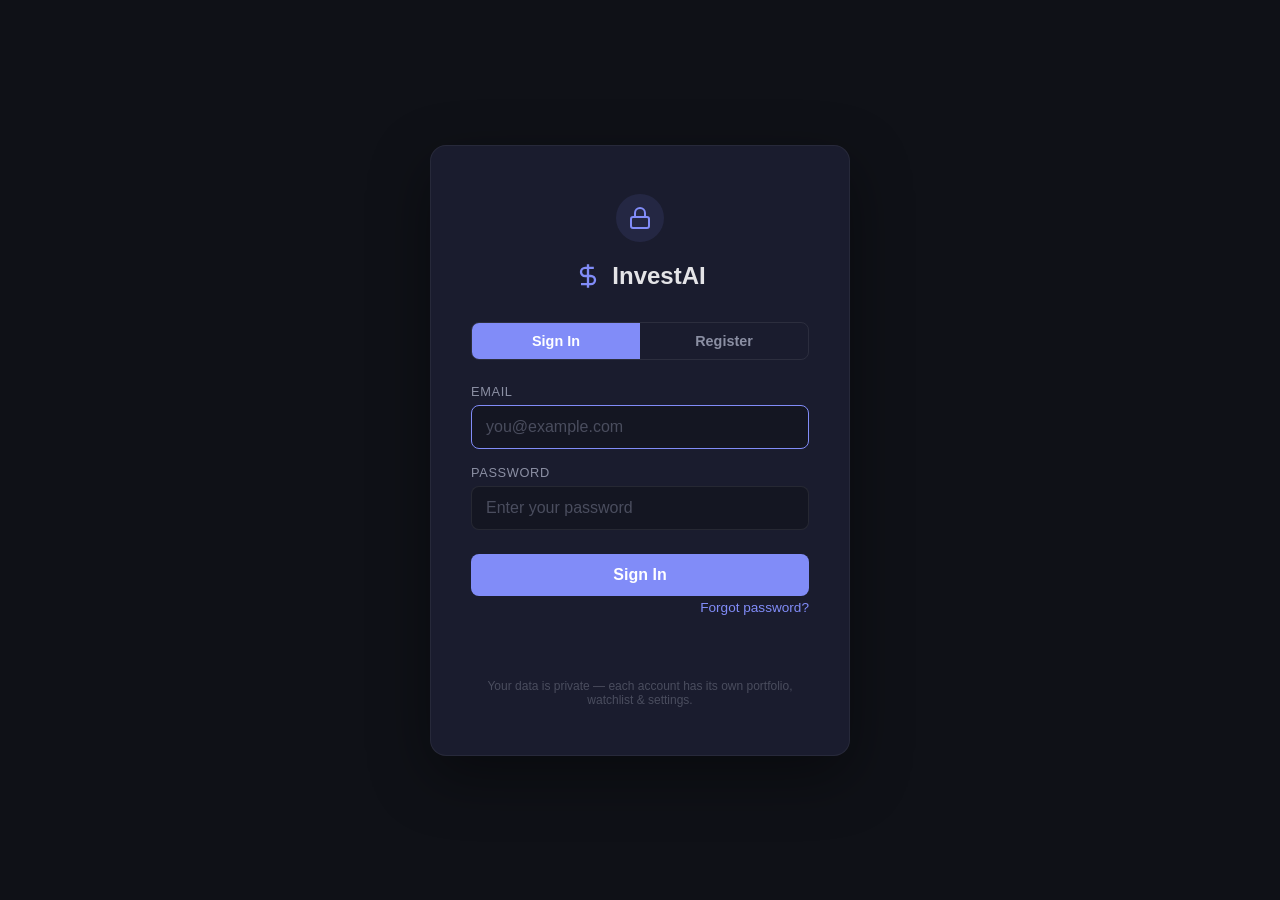
<file: static/login.html>
<!DOCTYPE html>
<html lang="en">
<head>
    <meta charset="UTF-8">
    <meta name="viewport" content="width=device-width, initial-scale=1.0">
    <title>InvestAI — Login</title>
    <style>
        *{margin:0;padding:0;box-sizing:border-box}
        body{font-family:-apple-system,BlinkMacSystemFont,'Segoe UI',Roboto,sans-serif;background:#0f1117;color:#e4e4e7;display:flex;align-items:center;justify-content:center;min-height:100vh}
        .login-card{background:#1a1c2e;border:1px solid rgba(255,255,255,.06);border-radius:16px;padding:48px 40px;width:100%;max-width:420px;box-shadow:0 20px 60px rgba(0,0,0,.4)}
        @media (max-width: 600px) {
            .login-card{padding:32px 20px;margin:12px;border-radius:12px;max-width:100%}
            h2{font-size:1rem}
            .logo span{font-size:1.25rem}
            .lock-icon{width:40px;height:40px}
            .tab-btn{font-size:.82rem;padding:9px}
            input{font-size:16px !important;padding:11px 12px}
            .btn{padding:11px;font-size:.95rem}
            .footer{font-size:.7rem;margin-top:20px}
        }
        .logo{display:flex;align-items:center;gap:10px;justify-content:center;margin-bottom:32px;color:#818cf8}
        .logo span{font-size:1.5rem;font-weight:700;color:#e4e4e7}
        h2{text-align:center;margin-bottom:8px;font-size:1.15rem;font-weight:500}
        .subtitle{text-align:center;color:#8b8fa3;font-size:.875rem;margin-bottom:28px}
        .form-group{margin-bottom:16px}
        label{display:block;font-size:.8rem;color:#8b8fa3;margin-bottom:6px;text-transform:uppercase;letter-spacing:.05em}
        input{width:100%;padding:12px 14px;background:#141622;border:1px solid rgba(255,255,255,.08);border-radius:8px;color:#e4e4e7;font-size:1rem;outline:none;transition:border-color .2s}
        input:focus{border-color:#818cf8}
        input::placeholder{color:#4a4d5e}
        .btn{width:100%;padding:12px;background:#818cf8;color:#fff;border:none;border-radius:8px;font-size:1rem;font-weight:600;cursor:pointer;transition:background .2s;margin-top:8px}
        .btn:hover{background:#6366f1}
        .btn:disabled{opacity:.5;cursor:not-allowed}
        .btn-secondary{background:transparent;border:1px solid #818cf8;color:#818cf8}
        .btn-secondary:hover{background:rgba(129,140,248,.1)}
        .error{color:#ef4444;font-size:.85rem;text-align:center;margin-top:16px;min-height:20px}
        .success{color:#22c55e;font-size:.85rem;text-align:center;margin-top:16px;min-height:20px}
        .footer{text-align:center;color:#4a4d5e;font-size:.75rem;margin-top:28px}
        .lock-icon{width:48px;height:48px;margin:0 auto 20px;background:rgba(129,140,248,.1);border-radius:50%;display:flex;align-items:center;justify-content:center}
        .tab-bar{display:flex;gap:0;margin-bottom:24px;border-radius:8px;overflow:hidden;border:1px solid rgba(255,255,255,.08)}
        .tab-btn{flex:1;padding:10px;background:transparent;color:#8b8fa3;border:none;font-size:.9rem;font-weight:600;cursor:pointer;transition:all .2s}
        .tab-btn.active{background:#818cf8;color:#fff}
        .hidden{display:none}
        .forgot-link{color:#818cf8;font-size:.85rem;text-align:right;display:block;margin-top:4px;cursor:pointer;text-decoration:none}
        .forgot-link:hover{text-decoration:underline}
        .back-link{color:#8b8fa3;font-size:.85rem;cursor:pointer;text-decoration:none;display:inline-flex;align-items:center;gap:4px;margin-bottom:16px}
        .back-link:hover{color:#e4e4e7}
        .code-input{letter-spacing:.5em;text-align:center;font-size:1.3rem;font-family:monospace}
    </style>
</head>
<body>
    <div class="login-card">
        <div class="lock-icon">
            <svg width="24" height="24" viewBox="0 0 24 24" fill="none" stroke="#818cf8" stroke-width="2"><rect x="3" y="11" width="18" height="11" rx="2" ry="2"/><path d="M7 11V7a5 5 0 0 1 10 0v4"/></svg>
        </div>
        <div class="logo">
            <svg width="28" height="28" viewBox="0 0 24 24" fill="none" stroke="currentColor" stroke-width="2"><path d="M12 2v20M17 5H9.5a3.5 3.5 0 0 0 0 7h5a3.5 3.5 0 0 1 0 7H6"/></svg>
            <span>InvestAI</span>
        </div>

        <div class="tab-bar">
            <button class="tab-btn active" onclick="showTab('login')">Sign In</button>
            <button class="tab-btn" onclick="showTab('register')">Register</button>
        </div>

        <!-- Login Form -->
        <form id="login-form" onsubmit="doLogin(event)">
            <div class="form-group">
                <label for="login-email">Email</label>
                <input type="email" id="login-email" placeholder="you@example.com" autocomplete="email" autofocus required>
            </div>
            <div class="form-group">
                <label for="login-password">Password</label>
                <input type="password" id="login-password" placeholder="Enter your password" autocomplete="current-password" required>
            </div>
            <button type="submit" class="btn" id="login-btn">Sign In</button>
            <a class="forgot-link" onclick="showForgotPassword()">Forgot password?</a>
            <div class="error" id="login-error"></div>
        </form>

        <!-- Register Form -->
        <form id="register-form" class="hidden" onsubmit="doRegister(event)">
            <div class="form-group">
                <label for="reg-name">Name</label>
                <input type="text" id="reg-name" placeholder="Your name" autocomplete="name">
            </div>
            <div class="form-group">
                <label for="reg-email">Email</label>
                <input type="email" id="reg-email" placeholder="you@example.com" autocomplete="email" required>
            </div>
            <div class="form-group">
                <label for="reg-password">Password</label>
                <input type="password" id="reg-password" placeholder="Choose a password (min 4 chars)" autocomplete="new-password" required minlength="4">
            </div>
            <button type="submit" class="btn" id="reg-btn">Create Account</button>
            <div class="error" id="reg-error"></div>
            <div class="success" id="reg-success"></div>
        </form>

        <div class="footer">Your data is private — each account has its own portfolio, watchlist &amp; settings.</div>

        <!-- Forgot Password: Step 1 - Enter Email -->
        <form id="forgot-form" class="hidden" onsubmit="doForgot(event)">
            <a class="back-link" onclick="showLoginFromForgot()">&#8592; Back to Sign In</a>
            <h2 style="margin-bottom:8px">Reset Password</h2>
            <p class="subtitle">Enter your email and we'll send you a reset code.</p>
            <div class="form-group">
                <label for="forgot-email">Email</label>
                <input type="email" id="forgot-email" placeholder="you@example.com" required>
            </div>
            <button type="submit" class="btn" id="forgot-btn">Send Reset Code</button>
            <div class="error" id="forgot-error"></div>
            <div class="success" id="forgot-success"></div>
        </form>

        <!-- Forgot Password: Step 2 - Enter Code + New Password -->
        <form id="reset-form" class="hidden" onsubmit="doReset(event)">
            <a class="back-link" onclick="showForgotPassword()">&#8592; Back</a>
            <h2 style="margin-bottom:8px">Enter Reset Code</h2>
            <p class="subtitle">Check your email for the 6-digit code.</p>
            <div class="form-group">
                <label for="reset-code">Reset Code</label>
                <input type="text" id="reset-code" class="code-input" placeholder="000000" maxlength="6" pattern="[0-9]{6}" required>
            </div>
            <div class="form-group">
                <label for="reset-password">New Password</label>
                <input type="password" id="reset-password" placeholder="Min 4 characters" minlength="4" required>
            </div>
            <button type="submit" class="btn" id="reset-btn">Reset Password</button>
            <div class="error" id="reset-error"></div>
            <div class="success" id="reset-success"></div>
        </form>
    </div>
    <script>
        // ── Tab switching ────────────────────────────
        function showTab(tab) {
            document.querySelectorAll('.tab-btn').forEach(b => b.classList.remove('active'));
            document.getElementById('forgot-form').classList.add('hidden');
            document.getElementById('reset-form').classList.add('hidden');
            document.querySelector('.tab-bar').classList.remove('hidden');
            document.querySelector('.footer').classList.remove('hidden');
            if (tab === 'login') {
                document.querySelectorAll('.tab-btn')[0].classList.add('active');
                document.getElementById('login-form').classList.remove('hidden');
                document.getElementById('register-form').classList.add('hidden');
            } else {
                document.querySelectorAll('.tab-btn')[1].classList.add('active');
                document.getElementById('login-form').classList.add('hidden');
                document.getElementById('register-form').classList.remove('hidden');
            }
        }

        // ── Show / hide forgot password ──────────────
        let _forgotEmail = "";

        function showForgotPassword() {
            document.getElementById('login-form').classList.add('hidden');
            document.getElementById('register-form').classList.add('hidden');
            document.getElementById('reset-form').classList.add('hidden');
            document.querySelector('.tab-bar').classList.add('hidden');
            document.querySelector('.footer').classList.add('hidden');
            document.getElementById('forgot-form').classList.remove('hidden');
            document.getElementById('forgot-error').textContent = "";
            document.getElementById('forgot-success').textContent = "";
        }

        function showLoginFromForgot() {
            document.getElementById('forgot-form').classList.add('hidden');
            document.getElementById('reset-form').classList.add('hidden');
            showTab('login');
        }

        function showResetForm() {
            document.getElementById('forgot-form').classList.add('hidden');
            document.getElementById('reset-form').classList.remove('hidden');
            document.getElementById('reset-error').textContent = "";
            document.getElementById('reset-success').textContent = "";
        }

        // ── Login ────────────────────────────────────
        async function doLogin(e) {
            e.preventDefault();
            const email = document.getElementById("login-email").value.trim();
            const password = document.getElementById("login-password").value;
            const btn = document.getElementById("login-btn");
            const err = document.getElementById("login-error");
            if (!email || !password) return;

            btn.disabled = true;
            btn.textContent = "Signing in...";
            err.textContent = "";

            try {
                const res = await fetch("/auth/login", {
                    method: "POST",
                    headers: {"Content-Type": "application/json"},
                    body: JSON.stringify({email, password}),
                });
                if (res.ok) {
                    window.location.href = "/";
                } else {
                    const data = await res.json();
                    err.textContent = data.detail || "Invalid email or password";
                    btn.disabled = false;
                    btn.textContent = "Sign In";
                }
            } catch (ex) {
                err.textContent = "Connection error. Try again.";
                btn.disabled = false;
                btn.textContent = "Sign In";
            }
        }

        // ── Register ─────────────────────────────────
        async function doRegister(e) {
            e.preventDefault();
            const name = document.getElementById("reg-name").value.trim();
            const email = document.getElementById("reg-email").value.trim();
            const password = document.getElementById("reg-password").value;
            const btn = document.getElementById("reg-btn");
            const err = document.getElementById("reg-error");
            const suc = document.getElementById("reg-success");
            if (!email || !password) return;

            btn.disabled = true;
            btn.textContent = "Creating account...";
            err.textContent = "";
            suc.textContent = "";

            try {
                const res = await fetch("/auth/register", {
                    method: "POST",
                    headers: {"Content-Type": "application/json"},
                    body: JSON.stringify({email, password, name}),
                });
                if (res.ok) {
                    window.location.href = "/";
                } else {
                    const data = await res.json();
                    err.textContent = data.detail || "Registration failed";
                    btn.disabled = false;
                    btn.textContent = "Create Account";
                }
            } catch (ex) {
                err.textContent = "Connection error. Try again.";
                btn.disabled = false;
                btn.textContent = "Create Account";
            }
        }

        // ── Forgot Password ─────────────────────────
        async function doForgot(e) {
            e.preventDefault();
            const email = document.getElementById("forgot-email").value.trim();
            const btn = document.getElementById("forgot-btn");
            const err = document.getElementById("forgot-error");
            const suc = document.getElementById("forgot-success");
            if (!email) return;

            btn.disabled = true;
            btn.textContent = "Sending...";
            err.textContent = "";
            suc.textContent = "";

            try {
                const res = await fetch("/auth/forgot-password", {
                    method: "POST",
                    headers: {"Content-Type": "application/json"},
                    body: JSON.stringify({email}),
                });
                const data = await res.json();
                if (res.ok) {
                    _forgotEmail = email;
                    if (data.code) {
                        // No email service — code returned directly
                        document.getElementById("reset-code").value = data.code;
                        suc.textContent = "Your reset code: " + data.code;
                    } else {
                        suc.textContent = data.message || "Reset code sent!";
                    }
                    setTimeout(() => showResetForm(), 1200);
                } else {
                    err.textContent = data.detail || "Something went wrong";
                }
            } catch (ex) {
                err.textContent = "Connection error. Try again.";
            } finally {
                btn.disabled = false;
                btn.textContent = "Send Reset Code";
            }
        }

        // ── Reset Password ──────────────────────────
        async function doReset(e) {
            e.preventDefault();
            const code = document.getElementById("reset-code").value.trim();
            const newPassword = document.getElementById("reset-password").value;
            const btn = document.getElementById("reset-btn");
            const err = document.getElementById("reset-error");
            const suc = document.getElementById("reset-success");
            if (!code || !newPassword) return;

            btn.disabled = true;
            btn.textContent = "Resetting...";
            err.textContent = "";
            suc.textContent = "";

            try {
                const res = await fetch("/auth/reset-password", {
                    method: "POST",
                    headers: {"Content-Type": "application/json"},
                    body: JSON.stringify({email: _forgotEmail, code, new_password: newPassword}),
                });
                const data = await res.json();
                if (res.ok) {
                    suc.textContent = data.message || "Password reset! Redirecting...";
                    setTimeout(() => showLoginFromForgot(), 2000);
                } else {
                    err.textContent = data.detail || "Reset failed";
                    btn.disabled = false;
                    btn.textContent = "Reset Password";
                }
            } catch (ex) {
                err.textContent = "Connection error. Try again.";
                btn.disabled = false;
                btn.textContent = "Reset Password";
            }
        }
    </script>
</body>
</html>
</file>
